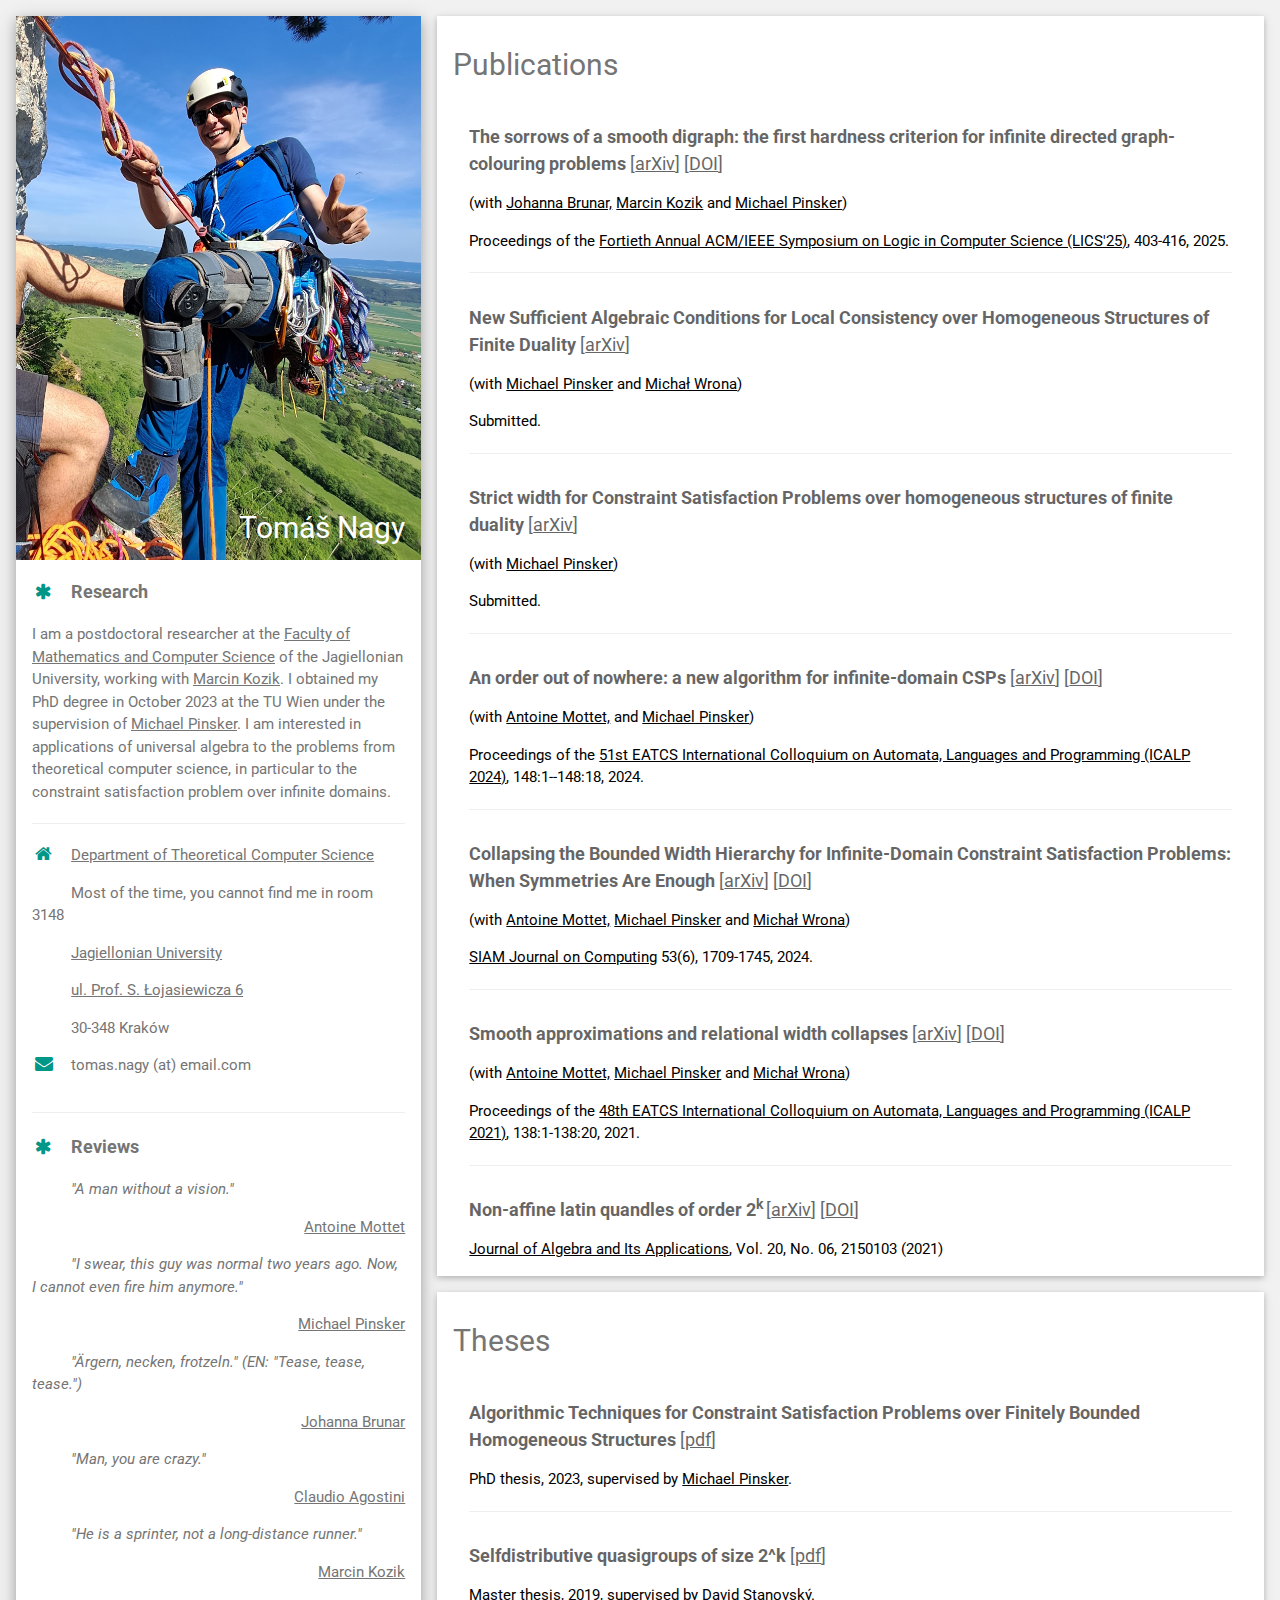
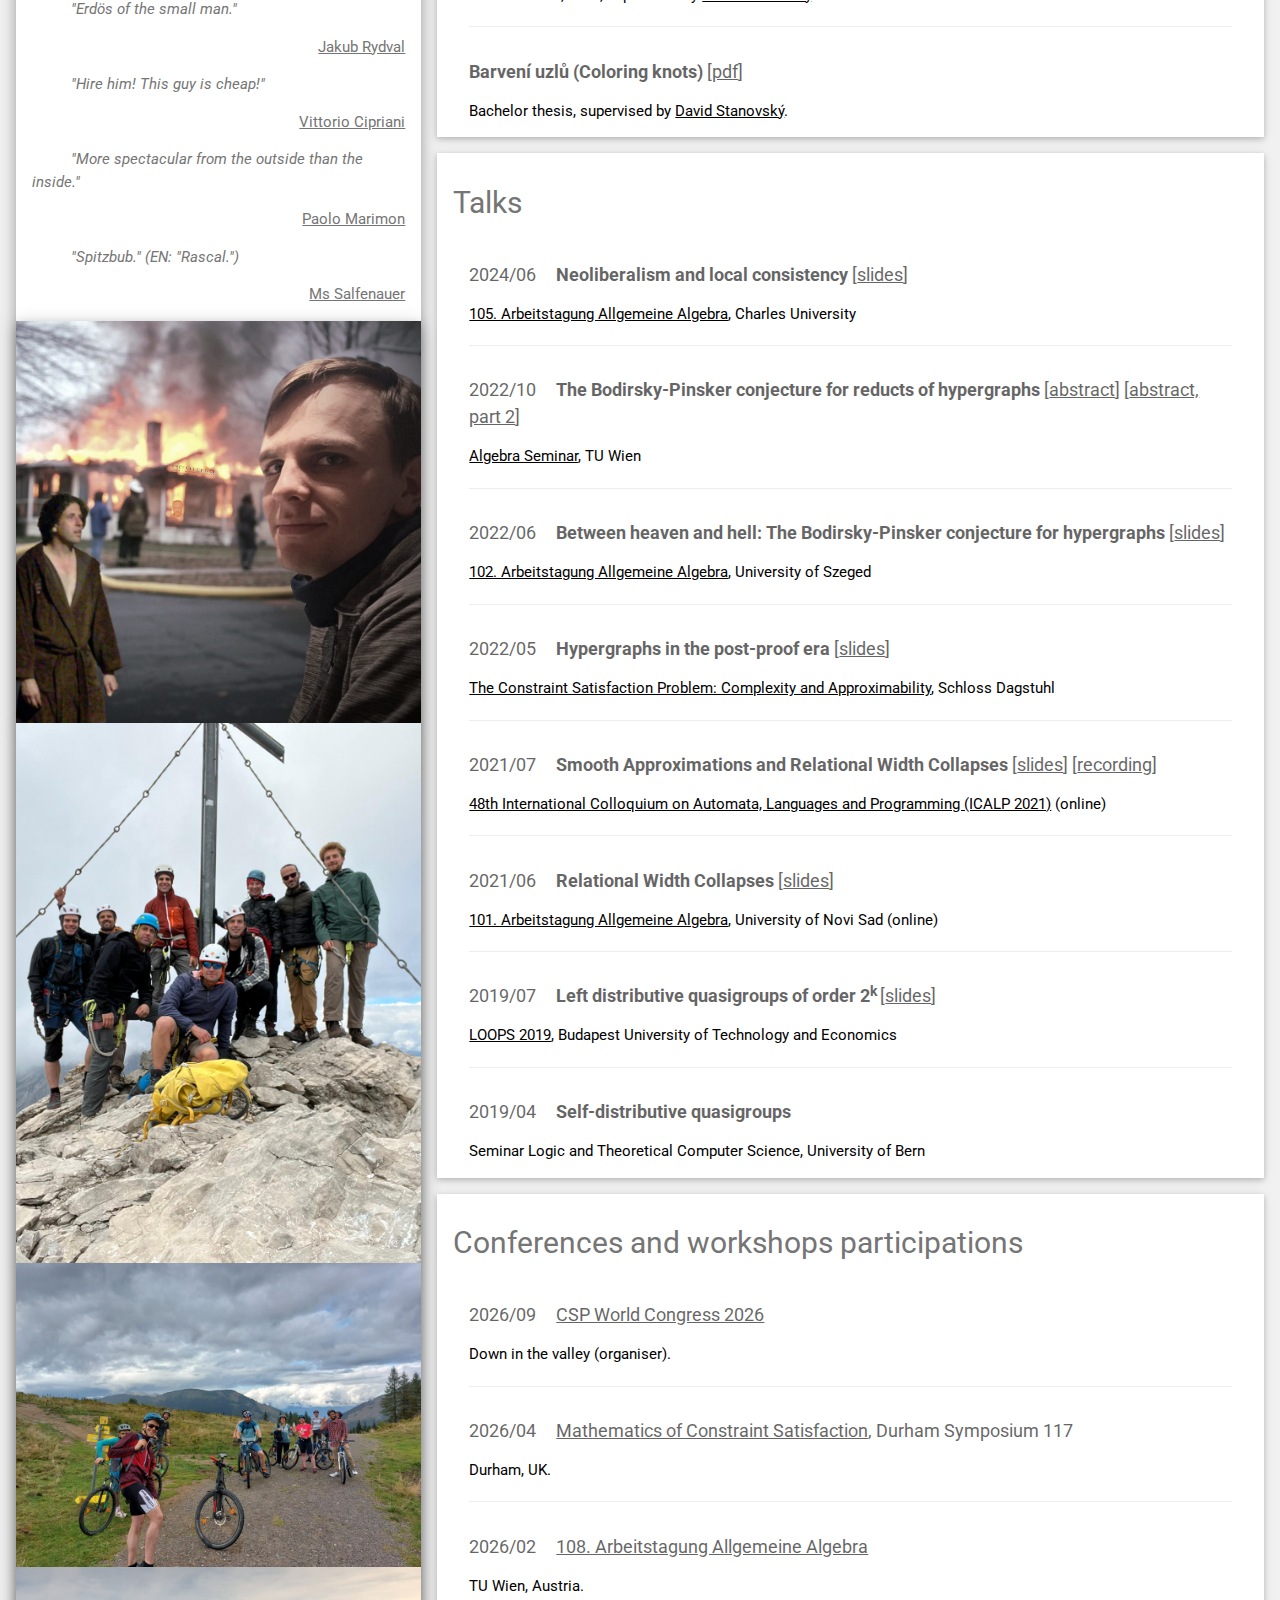
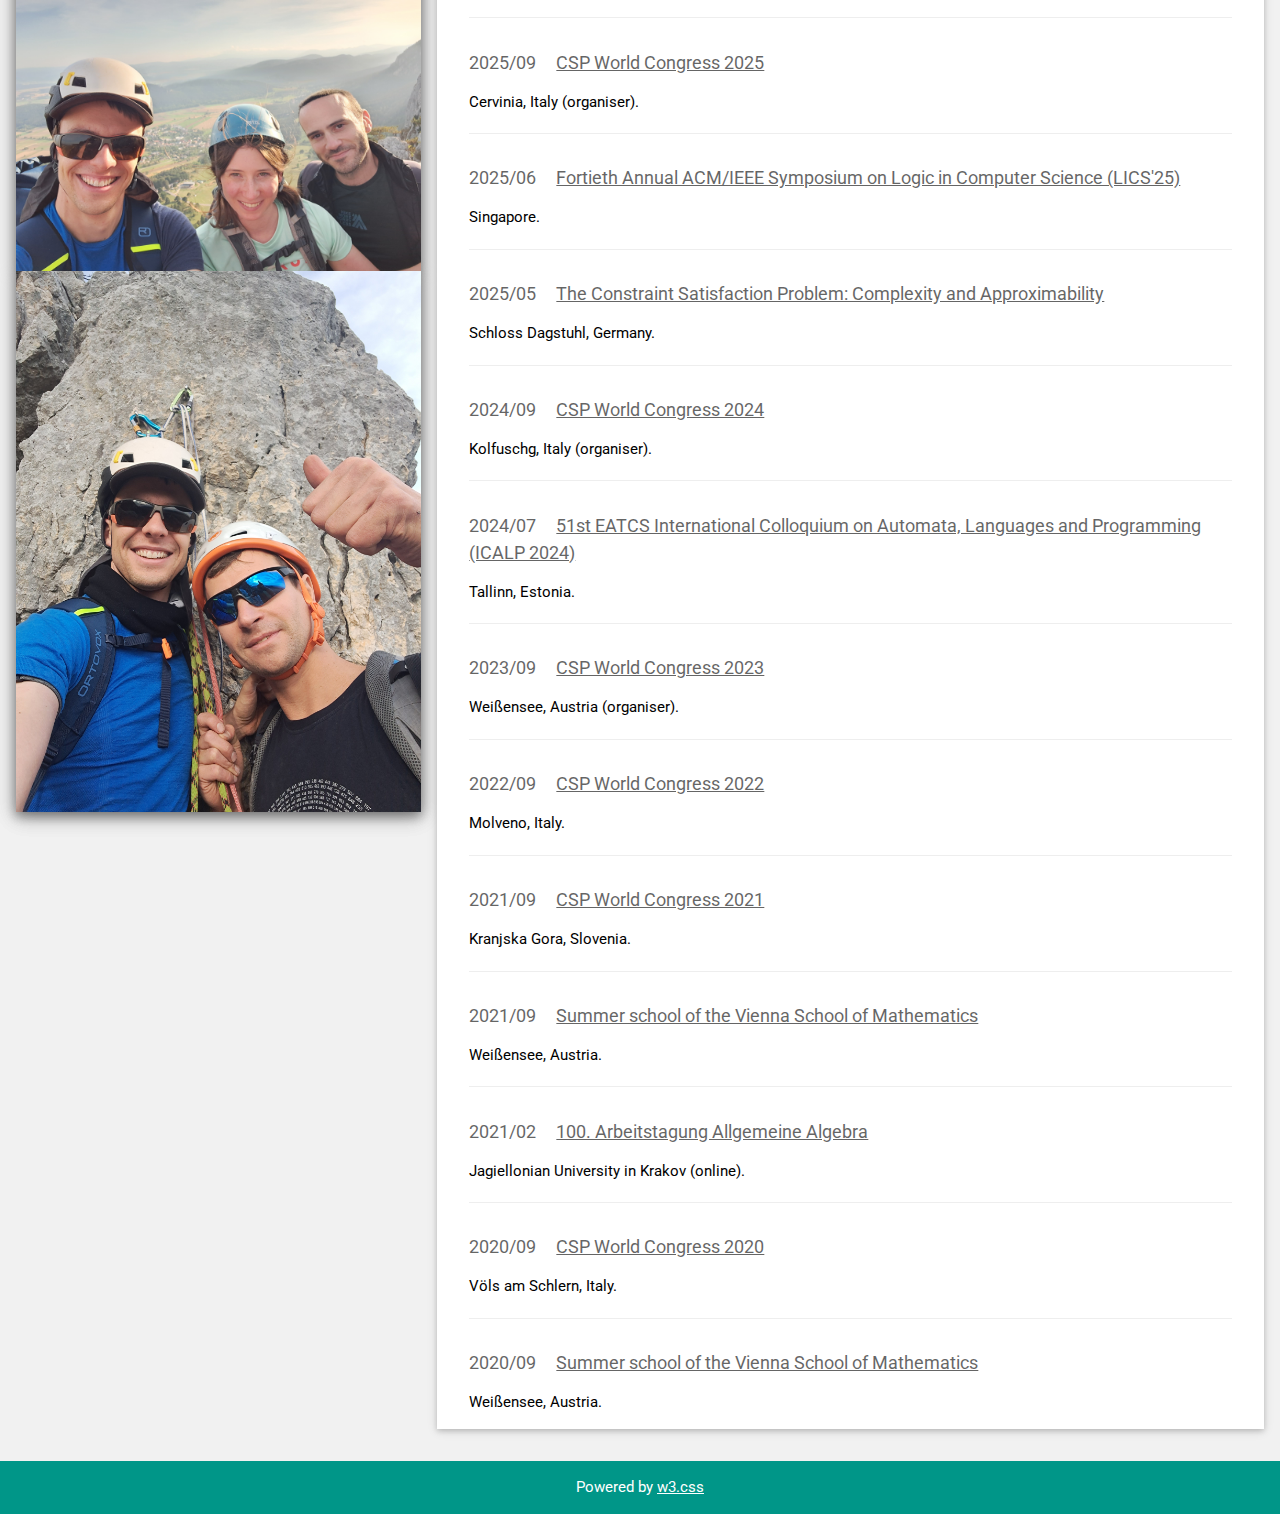
<file: index.html>
<!DOCTYPE html>
<html>
<title>Tomáš Nagy</title>
<meta charset="UTF-8">
<meta name="viewport" content="width=device-width, initial-scale=1">
<link rel="stylesheet" href="https://www.w3schools.com/w3css/4/w3.css">
<link rel='stylesheet' href='https://fonts.googleapis.com/css?family=Roboto'>
<link rel="stylesheet" href="https://cdnjs.cloudflare.com/ajax/libs/font-awesome/4.7.0/css/font-awesome.min.css">
<style>
html,body,h1,h2,h3,h4,h5,h6 {font-family: "Roboto", sans-serif}
</style>
<body class="w3-light-grey">

<!-- Page Container -->
<div class="w3-content w3-margin-top" style="max-width:1400px;">

  <!-- The Grid -->
  <div class="w3-row-padding">
  
    <!-- Left Column -->
    <div class="w3-third">
    
      <div class="w3-white w3-text-grey w3-card-4">
        <div class="w3-display-container">
          <img src="portrait.jpg" style="width:100%">
          <div class="w3-display-bottomright w3-container w3-text-white">
            <h2>Tomáš Nagy</h2>
          </div>
        </div>
        <div class="w3-container">
        <p class="w3-large"><b><i class="fa fa-asterisk fa-fw w3-margin-right w3-text-teal"></i>Research</b></p>
          <p>I am a postdoctoral researcher at the <a href="https://matinf.uj.edu.pl/en_GB/start" target="_blank">Faculty of Mathematics and Computer Science</a> of the Jagiellonian University, working with <a href="https://marcinkozik.staff.tcs.uj.edu.pl/" target="_blank">Marcin Kozik</a>. I obtained my PhD degree in October 2023 at the TU Wien under the supervision of <a href="https://dmg.tuwien.ac.at/pinsker/" target="_blank">Michael Pinsker</a>. I am interested in applications of universal algebra to the problems from theoretical computer science, in particular to the constraint satisfaction problem over infinite domains.</p>
          <hr>
          <p><i class="fa fa-home fa-fw w3-margin-right w3-large w3-text-teal"></i><a href="https://tcs.uj.edu.pl/en_GB/start" target="_blank">Department of Theoretical Computer Science</a></p>
          <p><i class="fa fa-fw w3-margin-right w3-large w3-text-teal"></i>Most of the time, you cannot find me in room 3148</p>
          <p><i class="fa fa-fw w3-margin-right w3-large w3-text-teal"></i><a href="https://en.uj.edu.pl/en" target="_blank" class="gwd-a-12bz">Jagiellonian University<br></a></p>
          <p><i class="fa fa-fw w3-margin-right w3-large w3-text-teal"></i><a href="https://www.google.com/maps/place/Jagiellonian+University,+Faculty+of+Mathematics+and+Information+Technologies/@50.0300961,19.9042903,17z/data=!3m1!4b1!4m6!3m5!1s0x47165c861ad6cd9d:0x6fb4cfd2570e78e4!8m2!3d50.0300961!4d19.9068652!16s%2Fg%2F121lgyq6?entry=ttu" target="_blank">ul. Prof. S. Łojasiewicza 6</a></p>
          <p><i class="fa fa-fw w3-margin-right w3-large w3-text-teal"></i>30-348 Kraków</a></p>
          <p><i class="fa fa-envelope fa-fw w3-margin-right w3-large w3-text-teal"></i>tomas.nagy (at) email.com</p>
		 </div>
        <div class="w3-container">
        <hr>
        <p class="w3-large"><b><i class="fa fa-asterisk fa-fw w3-margin-right w3-text-teal"></i>Reviews</b></p>
          <p><i class="fa fa-fw w3-margin-right w3-large w3-text-teal"></i><i>"A man without a vision."</i></p>
          <p align="right"><a href="https://amottet.cstheory.hamburg/" target="_blank">Antoine Mottet</a></p>
          <p><i class="fa fa-fw w3-margin-right w3-large w3-text-teal"></i><i>"I swear, this guy was normal two years ago. Now, I cannot even fire him anymore."</i></p>
          <p align="right"><a href="https://dmg.tuwien.ac.at/pinsker/" target="_blank">Michael Pinsker</a></p>
          <p><i class="fa fa-fw w3-margin-right w3-large w3-text-teal"></i><i>"Ärgern, necken, frotzeln." (EN: "Tease, tease, tease.")</i></p>
          <p align="right"><a href="https://www.algebrunar.com/" target="_blank">Johanna Brunar</a></p>
          <p><i class="fa fa-fw w3-margin-right w3-large w3-text-teal"></i><i>"Man, you are crazy."</i></p>
          <p align="right"><a href="https://sites.google.com/view/claudioagostiniswebsite" target="_blank">Claudio Agostini</a></p>
          <p><i class="fa fa-fw w3-margin-right w3-large w3-text-teal"></i><i>"He is a sprinter, not a long-distance runner."</i></p>
          <p align="right"><a href="https://marcinkozik.staff.tcs.uj.edu.pl/" target="_blank">Marcin Kozik</a></p>
	  	  <p><i class="fa fa-fw w3-margin-right w3-large w3-text-teal"></i><i>"Erdös of the small man."</i></p>
          <p align="right"><a href="https://sites.google.com/view/jakubrydval/" target="_blank">Jakub Rydval</a></p>
		  <p><i class="fa fa-fw w3-margin-right w3-large w3-text-teal"></i><i>"Hire him! This guy is cheap!"</i></p>
          <p align="right"><a href="https://vittoriocipriani.github.io/" target="_blank">Vittorio Cipriani</a></p>
		  <p><i class="fa fa-fw w3-margin-right w3-large w3-text-teal"></i><i>"More spectacular from the outside than the inside."</i></p>
          <p align="right"><a href="https://paolomarimon.github.io/" target="_blank">Paolo Marimon</a></p>
		  <p><i class="fa fa-fw w3-margin-right w3-large w3-text-teal"></i><i>"Spitzbub." (EN: "Rascal.")</i></p>
          <p align="right"><a href="http://www.gaesteheim-roswitha.at/de/Startseite/" target="_blank">Ms Salfenauer</a></p>
		 </div>
  <div class="w3-white w3-text-grey w3-card-4">
        <div class="w3-display-container">
          <img src="photo1.jpg" style="width:100%">
        </div>
  </div>
  <div class="w3-white w3-text-grey w3-card-4">
        <div class="w3-display-container">
          <img src="photo2.jpg" style="width:100%">
        </div>
  </div>
  <div class="w3-white w3-text-grey w3-card-4">
        <div class="w3-display-container">
          <img src="photo3.jpg" style="width:100%">
        </div>
  </div>
  <div class="w3-white w3-text-grey w3-card-4">
        <div class="w3-display-container">
          <img src="photo4.jpg" style="width:100%">
        </div>
  </div>
  <div class="w3-white w3-text-grey w3-card-4">
        <div class="w3-display-container">
          <img src="photo5.jpg" style="width:100%">
        </div>
  </div>
    </div><br>

    <!-- End Left Column -->
    </div>

    <!-- Right Column -->
    <div class="w3-twothird">
    
      <div class="w3-container w3-card w3-white w3-margin-bottom">
        <h2 class="w3-text-grey w3-padding-16"></i>Publications</h2>
	<div class="w3-container">
          <h5 class="w3-opacity"><b>The sorrows of a smooth digraph: the first hardness criterion for infinite directed graph-colouring problems</b> [<a href="https://arxiv.org/abs/2501.17060" target="_blank">arXiv</a>] [<a href="https://doi.org/10.1109/LICS65433.2025.00037 target="_blank">DOI</a>]</h5>
          <p>(with <a href="https://www.algebrunar.com/" target="_blank">Johanna Brunar,</a>&nbsp;<a href="https://marcinkozik.staff.tcs.uj.edu.pl/" target="_blank">Marcin Kozik</a>&nbsp;and&nbsp;<a href="https://dmg.tuwien.ac.at/pinsker/" target="_blank">Michael Pinsker</a>)</p>
          <p>Proceedings of the <a href="https://lics.siglog.org/lics25/" target="_blank" class="gwd-a-130i">Fortieth Annual ACM/IEEE Symposium on Logic in Computer Science (LICS'25)</a>, 403-416, 2025.</p>
          <hr>
        </div>
	<div class="w3-container">
          <h5 class="w3-opacity"><b>New Sufficient Algebraic Conditions for Local Consistency over Homogeneous Structures of Finite Duality</b> [<a href="https://arxiv.org/abs/2502.02090" target="_blank">arXiv</a>]</h5>
          <p>(with <a href="https://dmg.tuwien.ac.at/pinsker/" target="_blank">Michael Pinsker</a>&nbsp;and&nbsp;<a href="https://www.tcs.uj.edu.pl/en_GB/wrona" target="_blank">Michał Wrona</a>)</p>
          <p>Submitted.</p>
          <hr>
        </div>
        <div class="w3-container">
          <h5 class="w3-opacity"><b>Strict width for Constraint Satisfaction Problems over homogeneous structures of finite duality</b> [<a href="https://arxiv.org/abs/2402.09951" target="_blank">arXiv</a>]</h5>
          <p>(with <a href="https://dmg.tuwien.ac.at/pinsker/" target="_blank">Michael Pinsker</a>)</p>
          <p>Submitted.</p>
          <hr>
        </div>
        <div class="w3-container">
          <h5 class="w3-opacity"><b>An order out of nowhere: a new algorithm for infinite-domain CSPs</b> [<a href="https://arxiv.org/abs/2301.12977" target="_blank">arXiv</a>] [<a href="https://doi.org/10.4230/LIPIcs.ICALP.2024.148" target="_blank">DOI</a>]</h5>
          <p>(with <a href="https://amottet.cstheory.hamburg/" target="_blank">Antoine Mottet,</a>&nbsp;and&nbsp;<a href="https://dmg.tuwien.ac.at/pinsker/" target="_blank">Michael Pinsker</a>)</p>
          <p>Proceedings of the <a href="https://compose.ioc.ee/icalp2024/" target="_blank" class="gwd-a-130i">51st EATCS International Colloquium on Automata, Languages and Programming (ICALP 2024)</a>, 148:1--148:18, 2024.</p>
          <hr>
        </div>
        <div class="w3-container">
          <h5 class="w3-opacity"><b>Collapsing the Bounded Width Hierarchy for Infinite-Domain Constraint Satisfaction Problems: When Symmetries Are Enough</b> [<a href="https://arxiv.org/abs/2102.07531" target="_blank">arXiv</a>] [<a href="https://doi.org/10.1137/22M1538934" target="_blank">DOI</a>]</h5>
          <p>(with <a href="https://amottet.cstheory.hamburg/" target="_blank">Antoine Mottet,</a>&nbsp;<a href="https://dmg.tuwien.ac.at/pinsker/" target="_blank">Michael Pinsker</a>&nbsp;and&nbsp;<a href="https://www.tcs.uj.edu.pl/en_GB/wrona" target="_blank">Michał Wrona</a>)</p>
          <p><a href="https://epubs.siam.org/journal/smjcat" target="_blank" class="gwd-a-130i">SIAM Journal on Computing</a> 53(6), 1709-1745, 2024.</p>
          <hr>
        </div>
        <div class="w3-container">
          <h5 class="w3-opacity"><b>Smooth approximations and relational width collapses</b> [<a href="https://arxiv.org/abs/2102.07531" target="_blank">arXiv</a>] [<a href="https://doi.org/10.4230/LIPIcs.ICALP.2021.138" target="_blank">DOI</a>]</h5>
          <p>(with <a href="https://amottet.cstheory.hamburg/" target="_blank">Antoine Mottet,</a>&nbsp;<a href="https://dmg.tuwien.ac.at/pinsker/" target="_blank">Michael Pinsker</a>&nbsp;and&nbsp;<a href="https://www.tcs.uj.edu.pl/en_GB/wrona" target="_blank">Michał Wrona</a>)</p>
          <p>Proceedings of the <a href="https://easyconferences.eu/icalp2021/" target="_blank" class="gwd-a-130i">48th EATCS International Colloquium on Automata, Languages and Programming (ICALP 2021)</a>, 138:1-138:20, 2021.</p>
          <hr>
        </div>
        <div class="w3-container">
          <h5 class="w3-opacity"><b>Non-affine latin quandles of order 2<sup>k </sup></b> [</span><a href="https://arxiv.org/abs/1909.08683" target="_blank">arXiv</a>] [<a href="https://doi.org/10.1142/S0219498821501036" target="_blank">DOI</a>]</h5>
          <p><a href="https://www.worldscientific.com/toc/jaa/20/06" target="_blank" class="gwd-a-130i">Journal of Algebra and Its Applications</a>, Vol. 20, No. 06, 2150103 (2021)</p>
        </div>
      </div>

      <div class="w3-container w3-card w3-white w3-margin-bottom">
        <h2 class="w3-text-grey w3-padding-16"></i>Theses</h2>
        <div class="w3-container">
          <h5 class="w3-opacity"><b>Algorithmic Techniques for Constraint Satisfaction Problems over Finitely Bounded Homogeneous Structures</b> [<a href="https://repositum.tuwien.at/handle/20.500.12708/189109" target="_blank">pdf</a>]</h5>
          <p>PhD thesis, 2023, supervised by <a href="https://dmg.tuwien.ac.at/pinsker/" target="_blank">Michael Pinsker</a>.</p>
          <hr>
        </div>
        <div class="w3-container">
          <h5 class="w3-opacity"><b>Selfdistributive quasigroups of size 2^k</b> [<a href="https://is.cuni.cz/webapps/zzp/download/120331005/?lang=cs" target="_blank">pdf</a>]</h5>
          <p>Master thesis, 2019, supervised by <a href="https://www2.karlin.mff.cuni.cz/~stanovsk/" target="_blank">David Stanovský</a>.</p>
          <hr>
        </div>
        <div class="w3-container">
          <h5 class="w3-opacity"><b>Barvení uzlů (Coloring knots)</b> [<a href="https://is.cuni.cz/webapps/zzp/download/130206664/?lang=cs" target="_blank">pdf</a>]</h5>
          <p>Bachelor thesis, supervised by <a href="https://www2.karlin.mff.cuni.cz/~stanovsk/" target="_blank">David Stanovský</a>.</p>
        </div>
      </div>
      
      <div class="w3-container w3-card w3-white w3-margin-bottom">
        <h2 class="w3-text-grey w3-padding-16"></i>Talks</h2>
	<div class="w3-container">
          <h5 class="w3-opacity">2024/06&nbsp; &nbsp; &nbsp;<b>Neoliberalism and local consistency</b> [<a href="https://nagyto.github.io/Neoliberalism_and_local_consistency.pdf" target="_blank">slides</a>]</h5>
          <p><a href="https://aaa.karlin.mff.cuni.cz/index.html" target="_blank" class="gwd-a-130i">105. Arbeitstagung Allgemeine Algebra</a>, Charles University</p>
          <hr>
        </div>
	<div class="w3-container">
          <h5 class="w3-opacity">2022/10&nbsp; &nbsp; &nbsp;<b>The Bodirsky-Pinsker conjecture for reducts of hypergraphs</b> [<a href="https://www.dmg.tuwien.ac.at/fg1/FG1Seminar/Abstracts/20221014.html" target="_blank">abstract</a>] [<a href="https://www.dmg.tuwien.ac.at/fg1/FG1Seminar/Abstracts/20221021.html" target="_blank">abstract, part 2</a>]</h5>
          <p><a href="https://www.dmg.tuwien.ac.at/fg1/FG1Seminar.html" target="_blank" class="gwd-a-130i">Algebra Seminar</a>, TU Wien</p>
          <hr>
        </div>
        <div class="w3-container">
          <h5 class="w3-opacity">2022/06&nbsp; &nbsp; &nbsp;<b>Between heaven and hell: The Bodirsky-Pinsker conjecture for hypergraphs</b> [<a href="https://www.dmg.tuwien.ac.at/nagy/AAA_102.pdf" target="_blank">slides</a>]</h5>
          <p><a href="https://www.math.u-szeged.hu/aaa102/" target="_blank" class="gwd-a-130i">102. Arbeitstagung Allgemeine Algebra</a>, University of Szeged</p>
          <hr>
        </div>
        <div class="w3-container">
          <h5 class="w3-opacity">2022/05&nbsp; &nbsp; &nbsp;<b>Hypergraphs in the post-proof era</b> [<a href="https://www.dmg.tuwien.ac.at/nagy/Dagstuhl_2022.pdf" target="_blank">slides</a>]</h5>
          <p><a href="https://www.dagstuhl.de/en/seminars/seminar-calendar/seminar-details/22201" target="_blank" class="gwd-a-130i">The Constraint Satisfaction Problem: Complexity and Approximability</a>, Schloss Dagstuhl</p>
          <hr>
        </div>
        <div class="w3-container">
          <h5 class="w3-opacity">2021/07&nbsp; &nbsp; &nbsp;<b>Smooth Approximations and
Relational Width Collapses</b> [<a href="https://www.dmg.tuwien.ac.at/nagy/ICALP_2021.pdf" target="_blank">slides</a>] [<a href="https://www.youtube.com/watch?v=QdvXVTb4D2E" target="_blank">recording</a>]</h5>
          <p><a href="https://easyconferences.eu/icalp2021/" target="_blank" class="gwd-a-130i">48th International Colloquium on Automata, Languages and Programming (ICALP 2021)</a> (online)</p>
          <hr>
        </div>
        <div class="w3-container">
          <h5 class="w3-opacity">2021/06&nbsp; &nbsp; &nbsp;<b>Relational Width Collapses</b> [<a href="https://www.dmg.tuwien.ac.at/nagy/AAA_101.pdf" target="_blank">slides</a>]</h5>
          <p><a href="https://aaa101.pmf.uns.ac.rs/" target="_blank">101. Arbeitstagung Allgemeine Algebra</a>, University of Novi Sad (online)</p>
          <hr>
        </div>
        <div class="w3-container">
          <h5 class="w3-opacity">2019/07&nbsp; &nbsp; &nbsp;<b>Left distributive quasigroups of order 2<sup>k </sup></b> [<a href="https://algebra.math.bme.hu/LOOPS19/slides/nagyt.pdf" target="_blank">slides</a>]</h5>
          <p><a href="https://algebra.math.bme.hu/LOOPS19/index.html" target="_blank">LOOPS 2019</a>, Budapest University of Technology and Economics</p>
          <hr>
        </div>
        <div class="w3-container">
          <h5 class="w3-opacity">2019/04&nbsp; &nbsp; &nbsp;<b>Self-distributive quasigroups</b></h5>
          <p>Seminar Logic and Theoretical Computer Science, University of Bern</p>
        </div>
      </div>
      
      <div class="w3-container w3-card w3-white w3-margin-bottom">
        <h2 class="w3-text-grey w3-padding-16"></i>Conferences and workshops participations</h2>
		<div class="w3-container">
          <h5 class="w3-opacity">2026/09&nbsp; &nbsp; &nbsp;<a href="http://cspworldcongress.org/" target="_blank" class="gwd-a-9pvm">CSP World Congress 2026</a></h5>
          <p>Down in the valley (organiser).</p>
          <hr>
        </div>
		<div class="w3-container">
          <h5 class="w3-opacity">2026/04&nbsp; &nbsp; &nbsp;<a href="https://durham.csp-seminar.org" target="_blank" class="gwd-a-130i">Mathematics of Constraint Satisfaction</a>, Durham Symposium 117</h5>
          <p>Durham, UK.</p>
          <hr>
        </div>
		  <div class="w3-container">
          <h5 class="w3-opacity">2026/02&nbsp; &nbsp; &nbsp;<a href="http://aaa.tcs.uj.edu.pl/" target="_blank">108. Arbeitstagung Allgemeine Algebra</a> </h5>
          <p>TU Wien, Austria.</p>
          <hr>
        </div>
		<div class="w3-container">
          <h5 class="w3-opacity">2025/09&nbsp; &nbsp; &nbsp;<a href="http://cspworldcongress.org/" target="_blank" class="gwd-a-9pvm">CSP World Congress 2025</a></h5>
          <p>Cervinia, Italy (organiser).</p>
          <hr>
        </div>
		<div class="w3-container">
          <h5 class="w3-opacity">2025/06&nbsp; &nbsp; &nbsp;<a href="https://lics.siglog.org/lics25/" target="_blank" class="gwd-a-130i">Fortieth Annual ACM/IEEE Symposium on Logic in Computer Science (LICS'25)</a></h5>
          <p>Singapore.</p>
          <hr>
        </div>
		<div class="w3-container">
          <h5 class="w3-opacity">2025/05&nbsp; &nbsp; &nbsp;<a href="https://www.dagstuhl.de/en/seminars/seminar-calendar/seminar-details/25211" target="_blank" class="gwd-a-130i">The Constraint Satisfaction Problem: Complexity and Approximability</a></h5>
          <p>Schloss Dagstuhl, Germany.</p>
          <hr>
        </div>
        <div class="w3-container">
          <h5 class="w3-opacity">2024/09&nbsp; &nbsp; &nbsp;<a href="http://cspworldcongress.org/2024/" target="_blank" class="gwd-a-9pvm">CSP World Congress 2024</a></h5>
          <p>Kolfuschg, Italy (organiser).</p>
          <hr>
        </div>
        <div class="w3-container">
          <h5 class="w3-opacity">2024/07&nbsp; &nbsp; &nbsp;<a href="https://compose.ioc.ee/icalp2024/" target="_blank" class="gwd-a-9pvm">51st EATCS International Colloquium on Automata, Languages and Programming (ICALP 2024)</a></h5>
          <p>Tallinn, Estonia.</p>
          <hr>
        </div>
        <div class="w3-container">
          <h5 class="w3-opacity">2023/09&nbsp; &nbsp; &nbsp;<a href="https://cspworldcongress.org/2023/" target="_blank" class="gwd-a-9pvm">CSP World Congress 2023</a></h5>
          <p>Weißensee, Austria (organiser).</p>
          <hr>
        </div>
        <div class="w3-container">
          <h5 class="w3-opacity">2022/09&nbsp; &nbsp; &nbsp;<a href="https://cwc.csp-seminar.org/" target="_blank" class="gwd-a-9pvm">CSP World Congress 2022</a></h5>
          <p>Molveno, Italy.</p>
          <hr>
        </div>
        <div class="w3-container">
          <h5 class="w3-opacity">2021/09&nbsp; &nbsp; &nbsp;<a href="https://cspworldcongress.wordpress.com/" target="_blank" class="gwd-a-9pvm">CSP World Congress 2021</a></h5>
          <p>Kranjska Gora, Slovenia.</p>
          <hr>
        </div>
        <div class="w3-container">
          <h5 class="w3-opacity">2021/09&nbsp; &nbsp; &nbsp;<a href="https://www.vsmath.at/academics/summer-winter-schools/" target="_blank">Summer school of the Vienna School of Mathematics</a></h5>
          <p>Weißensee, Austria.</p>
          <hr>
        </div> 
        <div class="w3-container">
          <h5 class="w3-opacity">2021/02&nbsp; &nbsp; &nbsp;<a href="http://aaa.tcs.uj.edu.pl/" target="_blank">100. Arbeitstagung Allgemeine Algebra</a> </h5>
          <p>Jagiellonian University in Krakov (online).</p>
          <hr>
        </div>
        <div class="w3-container">
          <h5 class="w3-opacity">2020/09&nbsp; &nbsp; &nbsp;<a href="https://cspworldcongress.wordpress.com/" target="_blank" class="gwd-a-9pvm">CSP World Congress 2020</a></h5>
          <p>Völs am Schlern, Italy.</p>
          <hr>
        </div>
        <div class="w3-container">
          <h5 class="w3-opacity">2020/09&nbsp; &nbsp; &nbsp;<a href="https://www.vsmath.at/academics/summer-winter-schools/" target="_blank">Summer school of the Vienna School of Mathematics</a></h5>
          <p>Weißensee, Austria.</p>
        </div>        
      </div>
      

    <!-- End Right Column -->
    </div>
    
  <!-- End Grid -->
  </div>
  
  <!-- End Page Container -->
</div>

<footer class="w3-container w3-teal w3-center w3-margin-top">
  <p>Powered by <a href="https://www.w3schools.com/w3css/default.asp" target="_blank">w3.css</a></p>
</footer>

</body>
</html>
</file>
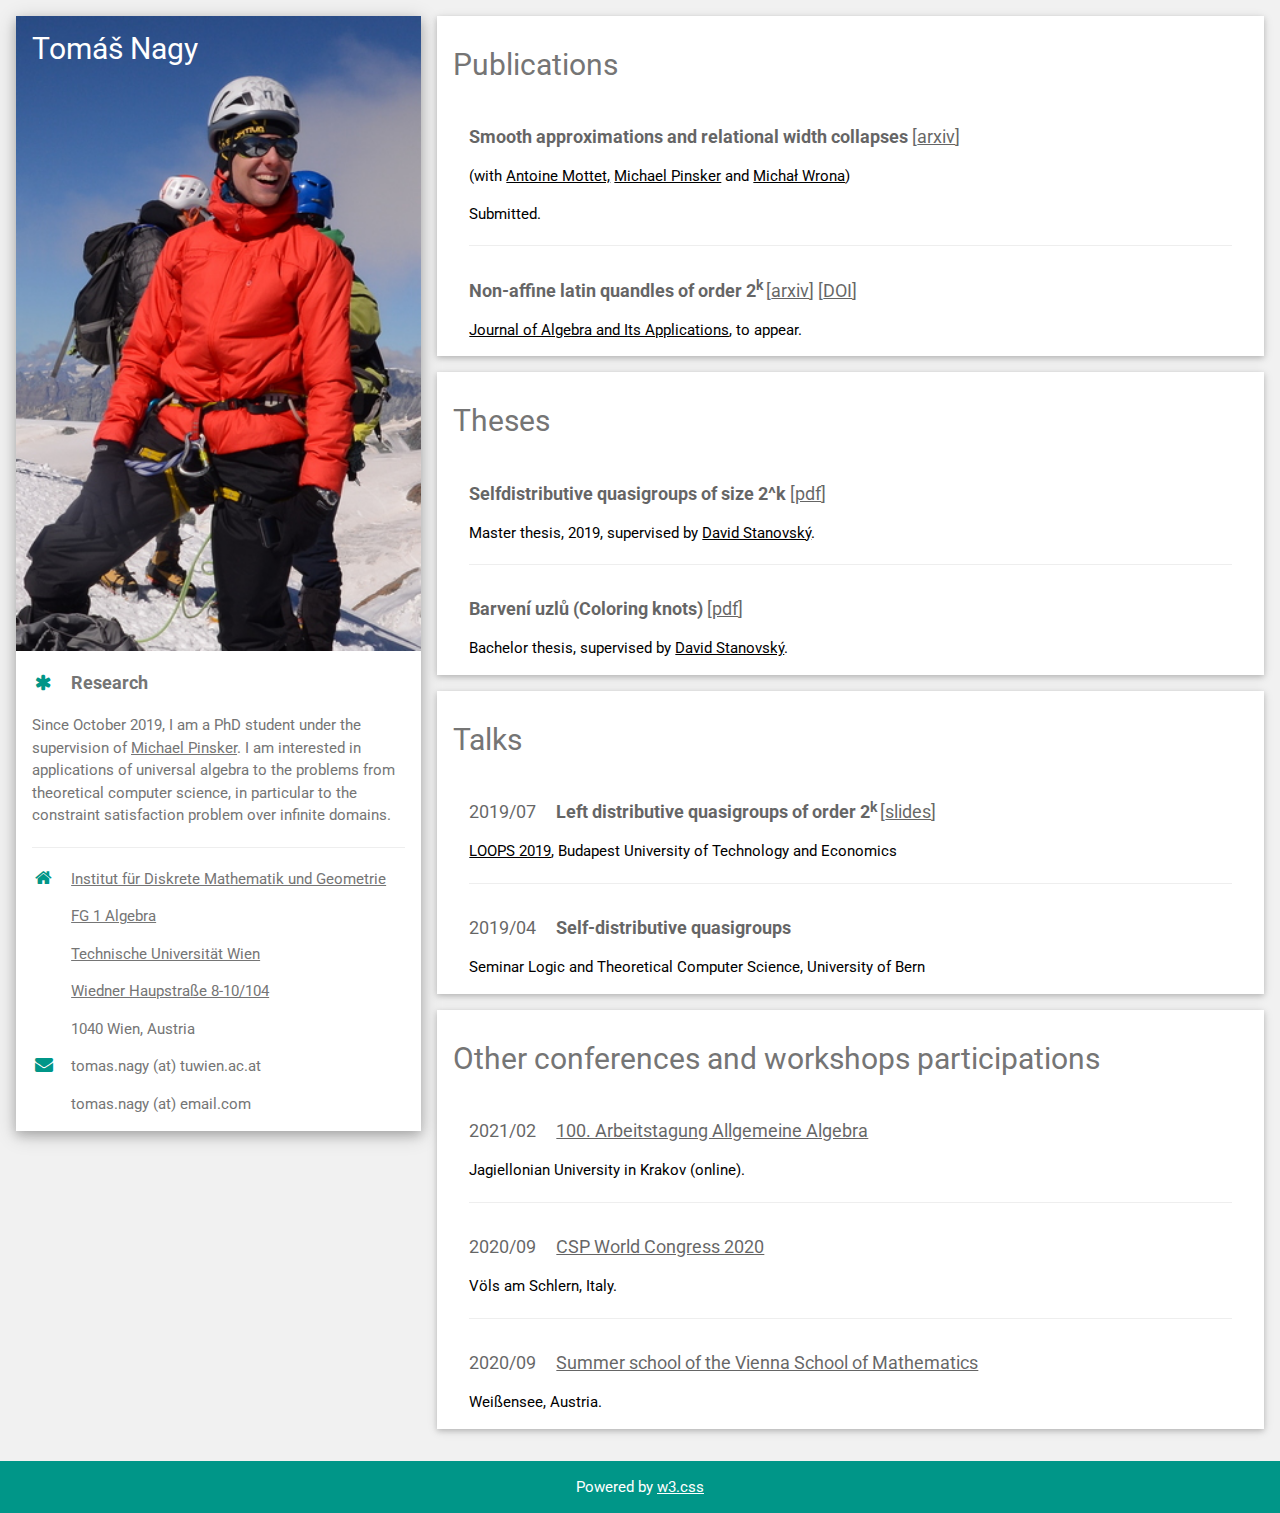
<file: gwd_preview_index/index.html>
<!DOCTYPE html>
<html><head><meta http-equiv="Cache-Control" content="no-cache, no-store, must-revalidate"><meta http-equiv="Pragma" content="no-cache"><meta http-equiv="Expires" content="0"><title>W3.CSS Template</title>
<meta charset="UTF-8">
<meta name="viewport" content="width=device-width, initial-scale=1">
<link rel="stylesheet" href="https://www.w3schools.com/w3css/4/w3.css">
<link rel="stylesheet" href="https://fonts.googleapis.com/css?family=Roboto">
<link rel="stylesheet" href="https://cdnjs.cloudflare.com/ajax/libs/font-awesome/4.7.0/css/font-awesome.min.css">
<style>html,
body,
h1,
h2,
h3,
h4,
h5,
h6 {
    font-family: Roboto, sans-serif;
}</style>
<style type="text/css">#pagedeck { overflow: hidden !important; }</style></head><body class="w3-light-grey">

<!-- Page Container -->
<div class="w3-content w3-margin-top" style="max-width:1400px;">

  <!-- The Grid -->
  <div class="w3-row-padding">
  
    <!-- Left Column -->
    <div class="w3-third">
    
      <div class="w3-white w3-text-grey w3-card-4">
        <div class="w3-display-container">
          <img src="Pollux1_1.jpg" style="width:100%" alt="Avatar">
          <div class="w3-display-topleft w3-container w3-text-white">
            <h2>Tomáš Nagy</h2>
          </div>
        </div>
        <div class="w3-container">
        <p class="w3-large"><b><i class="fa fa-asterisk fa-fw w3-margin-right w3-text-teal"></i>Research</b></p>
          <p>Since October 2019, I am a PhD student under the supervision of <a href="https://dmg.tuwien.ac.at/pinsker/" target="_blank">Michael Pinsker</a>. I am interested in applications of universal algebra to the problems from theoretical computer science, in particular to the constraint satisfaction problem over infinite domains.</p>
          <hr>
          <p><i class="fa fa-home fa-fw w3-margin-right w3-large w3-text-teal"></i><a href="http://dmg.tuwien.ac.at" target="_blank">Institut für Diskrete Mathematik und Geometrie</a></p>
          <p><i class="fa fa-fw w3-margin-right w3-large w3-text-teal"></i><a href="https://dmg.tuwien.ac.at/fg1/FG1.html" target="_blank" class="gwd-a-1etc">FG 1 Algebra</a></p>
          <p><i class="fa fa-fw w3-margin-right w3-large w3-text-teal"></i><a href="http://tuwien.ac.at" target="_blank" class="gwd-a-12bz">Technische Universität Wien<br></a></p>
          <p><i class="fa fa-fw w3-margin-right w3-large w3-text-teal"></i><a href="https://www.google.com/maps/place/Wiedner+Hauptstra%C3%9Fe+8-10,+1040+Wien,+Rakousko/data=!4m2!3m1!1s0x476d07830d15fc5d:0x84d23ef9c23ca958?sa=X&amp;ved=2ahUKEwi7v_GNxPPuAhWilIsKHV6-DEEQ8gEwAHoECAYQAQ" target="_blank">Wiedner Haupstraße 8-10/104</a></p>
          <p><i class="fa fa-fw w3-margin-right w3-large w3-text-teal"></i>1040 Wien, Austria</p>
          <p><i class="fa fa-envelope fa-fw w3-margin-right w3-large w3-text-teal"></i>tomas.nagy (at) tuwien.ac.at</p>
          <p><i class="fa fa-fw w3-margin-right w3-large w3-text-teal"></i>tomas.nagy (at) email.com</p>
		 </div>
      </div><br>

    <!-- End Left Column -->
    </div>

    <!-- Right Column -->
    <div class="w3-twothird">
    
      <div class="w3-container w3-card w3-white w3-margin-bottom">
        <h2 class="w3-text-grey w3-padding-16">Publications</h2>
        <div class="w3-container">
          <h5 class="w3-opacity"><b>Smooth approximations and relational width collapses</b> [<a href="https://arxiv.org/abs/2102.07531" target="_blank">arxiv</a>]</h5>
          <p>(with <a href="https://www2.karlin.mff.cuni.cz/~mottet/index.html" target="_blank">Antoine Mottet,</a>&nbsp;<a href="https://dmg.tuwien.ac.at/pinsker/" target="_blank">Michael Pinsker</a>&nbsp;and&nbsp;<a href="https://www.tcs.uj.edu.pl/en_GB/wrona" target="_blank">Michał Wrona</a>)</p>
          <p>Submitted.</p>
          <hr>
        </div>
        <div class="w3-container">
          <h5 class="w3-opacity"><b>Non-affine latin quandles of order 2<sup>k </sup></b> [<a href="https://arxiv.org/abs/1909.08683" target="_blank">arxiv</a>] [<a href="https://doi.org/10.1142/S0219498821501036" target="_blank">DOI</a>]</h5>
          <p><a href="https://www.worldscientific.com/worldscinet/jaa" target="_blank" class="gwd-a-130i">Journal of Algebra and Its Applications</a>, to appear.</p>
        </div>
      </div>

      <div class="w3-container w3-card w3-white w3-margin-bottom">
        <h2 class="w3-text-grey w3-padding-16">Theses</h2>
        <div class="w3-container">
          <h5 class="w3-opacity"><b>Selfdistributive quasigroups of size 2^k</b> [<a href="https://is.cuni.cz/webapps/zzp/download/120331005/?lang=cs" target="_blank">pdf</a>]</h5>
          <p>Master thesis, 2019, supervised by <a href="https://www2.karlin.mff.cuni.cz/~stanovsk/" target="_blank">David Stanovský</a>.</p>
          <hr>
        </div>
        <div class="w3-container">
          <h5 class="w3-opacity"><b>Barvení uzlů (Coloring knots)</b> [<a href="https://is.cuni.cz/webapps/zzp/download/130206664/?lang=cs" target="_blank">pdf</a>]</h5>
          <p>Bachelor thesis, supervised by <a href="https://www2.karlin.mff.cuni.cz/~stanovsk/" target="_blank">David Stanovský</a>.</p>
        </div>
      </div>
      
      <div class="w3-container w3-card w3-white w3-margin-bottom">
        <h2 class="w3-text-grey w3-padding-16">Talks</h2>
        <div class="w3-container">
          <h5 class="w3-opacity">2019/07&nbsp; &nbsp; &nbsp;<b>Left distributive quasigroups of order 2<sup>k </sup></b> [<a href="https://algebra.math.bme.hu/LOOPS19/slides/nagyt.pdf" target="_blank">slides</a>]</h5>
          <p><a href="https://algebra.math.bme.hu/LOOPS19/index.html" target="_blank">LOOPS 2019</a>, Budapest University of Technology and Economics</p>
          <hr>
        </div>
        <div class="w3-container">
          <h5 class="w3-opacity">2019/04&nbsp; &nbsp; &nbsp;<b>Self-distributive quasigroups</b></h5>
          <p>Seminar Logic and Theoretical Computer Science, University of Bern</p>
        </div>
      </div>
      
      <div class="w3-container w3-card w3-white w3-margin-bottom">
        <h2 class="w3-text-grey w3-padding-16">Other conferences and workshops participations</h2>
        <div class="w3-container">
          <h5 class="w3-opacity">2021/02&nbsp; &nbsp; &nbsp;<a href="http://aaa.tcs.uj.edu.pl/" target="_blank">100. Arbeitstagung Allgemeine Algebra</a> </h5>
          <p>Jagiellonian University in Krakov (online).</p>
          <hr>
        </div>
        <div class="w3-container">
          <h5 class="w3-opacity">2020/09&nbsp; &nbsp; &nbsp;<a href="https://cspworldcongress.wordpress.com/" target="_blank" class="gwd-a-9pvm">CSP World Congress 2020</a></h5>
          <p>Völs am Schlern, Italy.</p>
          <hr>
        </div>
        <div class="w3-container">
          <h5 class="w3-opacity">2020/09&nbsp; &nbsp; &nbsp;<a href="https://www.vsmath.at/academics/summer-winter-schools/" target="_blank">Summer school of the Vienna School of Mathematics</a></h5>
          <p>Weißensee, Austria.</p>
        </div>        
      </div>
      

    <!-- End Right Column -->
    </div>
    
  <!-- End Grid -->
  </div>
  
  <!-- End Page Container -->
</div>

<footer class="w3-container w3-teal w3-center w3-margin-top">
  <p>Powered by <a href="https://www.w3schools.com/w3css/default.asp" target="_blank">w3.css</a></p>
</footer>



</body></html>
</file>
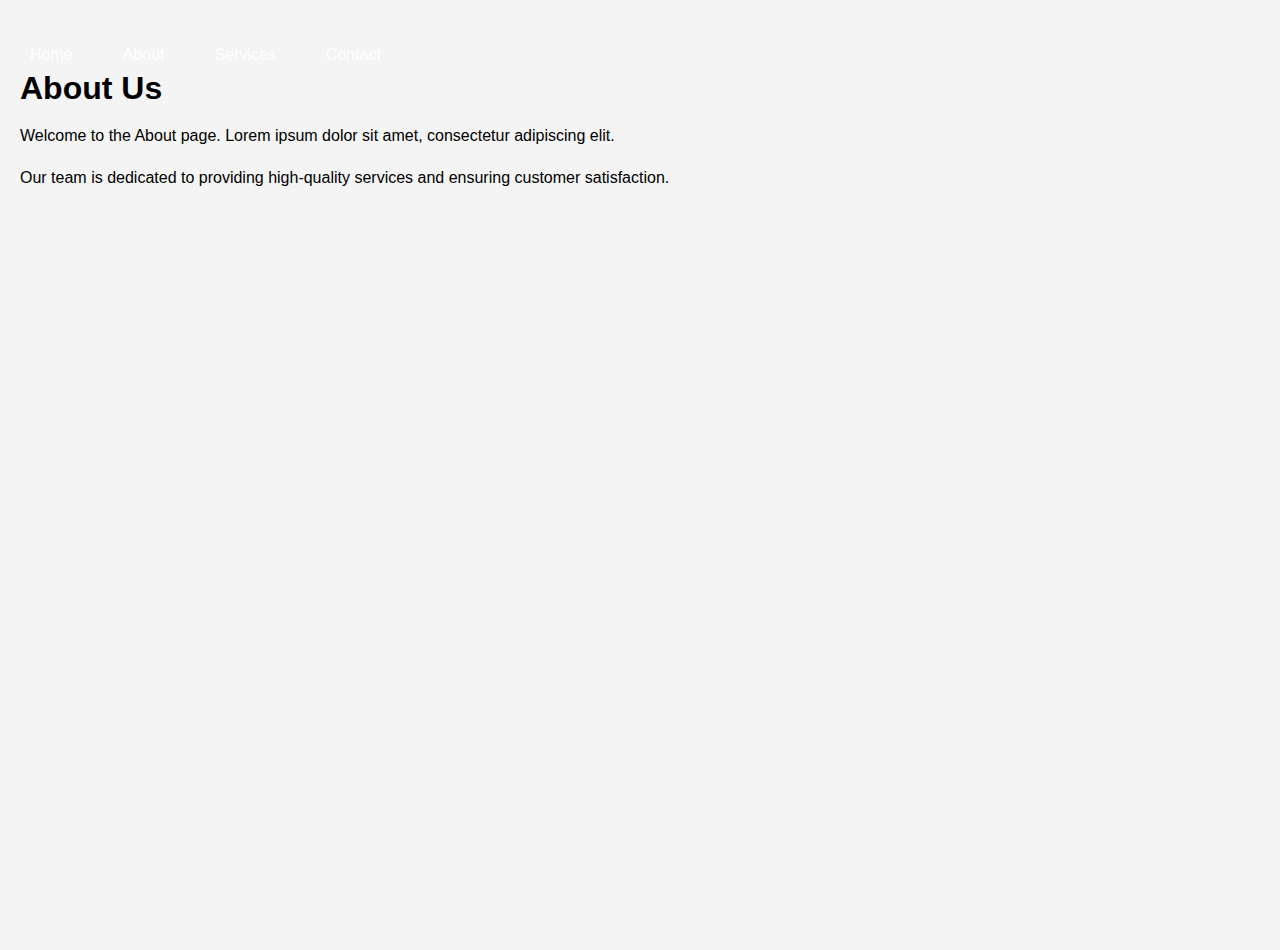
<file: about.html>
<!DOCTYPE html>
<html lang="en">
<head>
  <meta charset="UTF-8">
  <meta name="viewport" content="width=device-width, initial-scale=1.0">
  <title>About</title>
  <link rel="stylesheet" href="style.css">
</head>
<body class="subpage">

  <!-- Navbar -->
  <nav class="navbar">
    <div class="menu-toggle">
      <span></span>
      <span></span>
      <span></span>
    </div>
    <ul class="menu">
      <li><a href="index.html">Home</a></li>
      <li><a href="about.html">About</a></li>
      <li><a href="services.html">Services</a></li>
      <li><a href="contact.html">Contact</a></li>
    </ul>
  </nav>

  <div class="content">
    <h1>About Us</h1>
    <p>Welcome to the About page. Lorem ipsum dolor sit amet, consectetur adipiscing elit.</p>
    <p>Our team is dedicated to providing high-quality services and ensuring customer satisfaction.</p>
  </div>

  <div class="menu-overlay"></div>

  <script src="menu.js"></script>
</body>
</html>
</file>
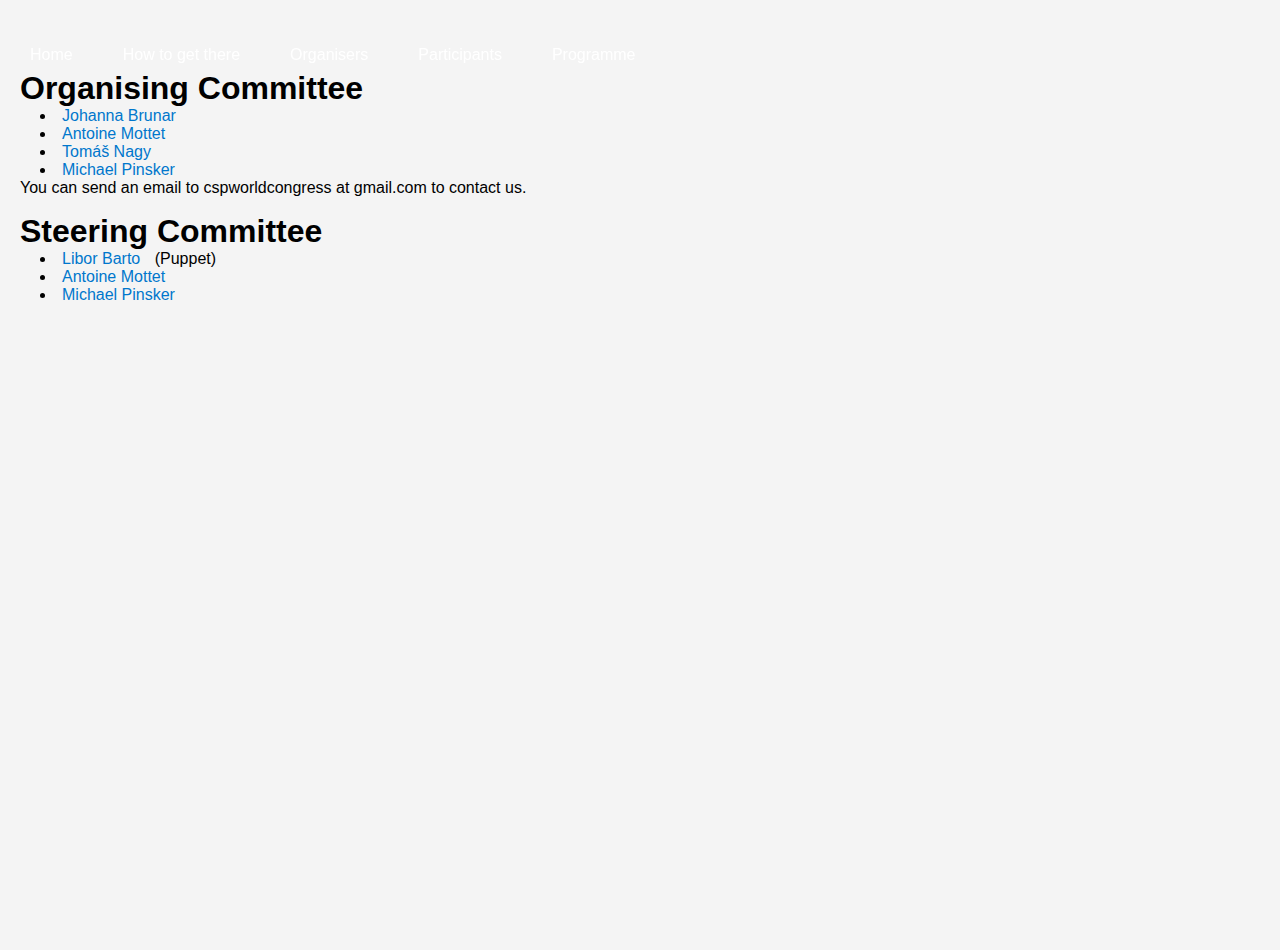
<file: organisers.html>
<!DOCTYPE html>
<html lang="en">
<head>
  <meta charset="UTF-8">
  <meta name="viewport" content="width=device-width, initial-scale=1.0">
  <title>About</title>
  <link rel="stylesheet" href="style.css">
  <script src="menu.js" defer></script>
</head>
<body class="subpage">

<nav class="navbar subpage">
  <div class="menu-toggle">
    <span></span><span></span><span></span>
  </div>
  <ul class="menu">
    <li><a href="index1.html">Home</a></li>
    <li><a href="where.html">How to get there</a></li>
    <li><a href="organisers.html">Organisers</a></li>
    <li><a href="participants.html">Participants</a></li>
    <li><a href="programme.html">Programme</a></li>
  </ul>
</nav>
<div class="menu-overlay" id="menu-overlay"></div>

<div class="content">
  <h1>Organising Committee</h1>
    <ul><li><a href="https://www.algebrunar.com/">Johanna Brunar</a></li><li><a href="https://amottet.github.io">Antoine Mottet</a></li><li><a href="https://nagyto.github.io/">Tomáš Nagy</a></li><li><a href="https://dmg.tuwien.ac.at/pinsker/">Michael Pinsker</a></li>
    </ul>
  You can send an email to cspworldcongress at gmail.com to contact us.
<p></p>
  <h1>Steering Committee</h1>
        <ul>
                <li><a href="https://www.karlin.mff.cuni.cz/~barto/index.html">Libor Barto</a> (Puppet)</li>
                <li><a href="https://amottet.github.io">Antoine Mottet</a></li>
                <li><a href="https://dmg.tuwien.ac.at/pinsker/">Michael Pinsker</a></li>
          </ul>
</div>

</body>
</html>
</file>
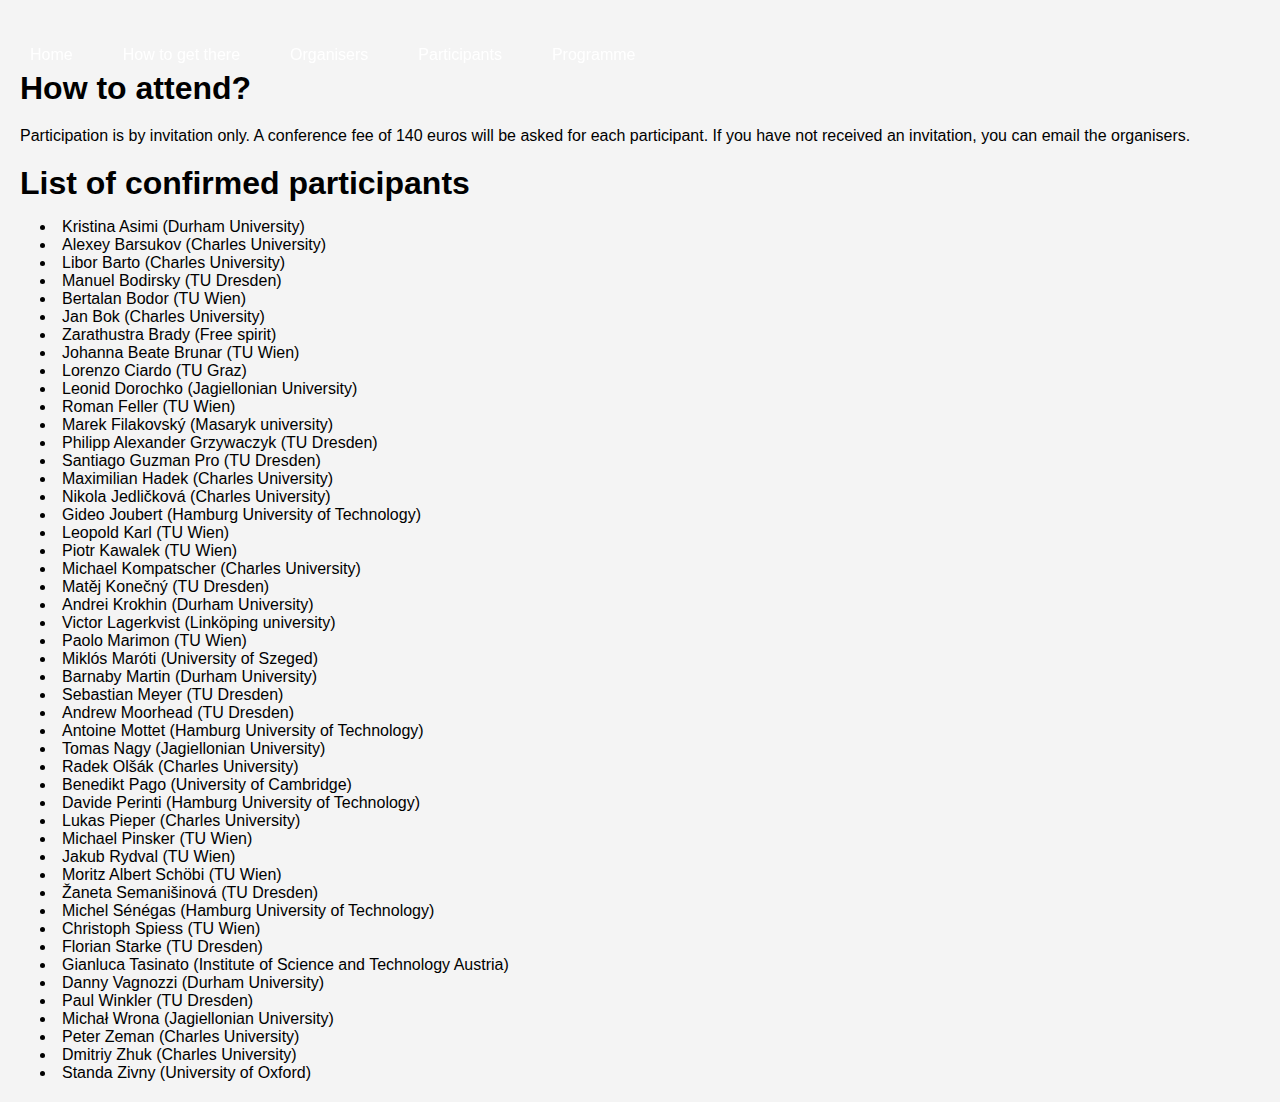
<file: participants.html>
<!DOCTYPE html>
<html lang="en">
<head>
  <meta charset="UTF-8">
  <meta name="viewport" content="width=device-width, initial-scale=1.0">
  <title>Participants</title>
  <link rel="stylesheet" href="style.css">
  <script src="menu.js" defer></script>
</head>
<body class="subpage">

<nav class="navbar subpage">
  <div class="menu-toggle">
    <span></span><span></span><span></span>
  </div>
  <ul class="menu">
    <li><a href="index1.html">Home</a></li>
    <li><a href="where.html">How to get there</a></li>
    <li><a href="organisers.html">Organisers</a></li>
    <li><a href="participants.html">Participants</a></li>
    <li><a href="programme.html">Programme</a></li>
  </ul>
</nav>
<div class="menu-overlay" id="menu-overlay"></div>

<div class="content">
  <h1>How to attend?</h1>
    <p>Participation is by invitation only. A conference fee of 140 euros will be asked for each participant. If you have not received an invitation, you can email the organisers.</p>
<p></p>
  <h1>List of confirmed participants</h1>
  <p></p>
        <ul>
                        <li>Kristina Asimi (Durham University)</li>
                        <li>Alexey Barsukov (Charles University)</li>
                        <li>Libor Barto (Charles University)</li>
                        <li>Manuel Bodirsky (TU Dresden)</li>
                        <li>Bertalan Bodor (TU Wien)</li>
                        <li>Jan Bok (Charles University)</li>
                        <li>Zarathustra Brady (Free spirit)</li>
                        <li>Johanna Beate Brunar (TU Wien)</li>
                        <li>Lorenzo Ciardo (TU Graz)</li>
                        <li>Leonid Dorochko (Jagiellonian University)</li>
                        <li>Roman Feller (TU Wien)</li>
                        <li>Marek Filakovský (Masaryk university)</li>
                        <li>Philipp Alexander Grzywaczyk (TU Dresden)</li>
                        <li>Santiago Guzman Pro (TU Dresden)</li>
                        <li>Maximilian Hadek (Charles University)</li>
                        <li>Nikola Jedličková (Charles University)</li>
                        <li>Gideo Joubert (Hamburg University of Technology)</li>
                        <li>Leopold Karl (TU Wien)</li>
                        <li>Piotr Kawalek (TU Wien)</li>
                        <li>Michael Kompatscher (Charles University)</li>
                        <li>Matěj Konečný (TU Dresden)</li>
                        <li>Andrei Krokhin (Durham University)</li>
                        <li>Victor Lagerkvist (Linköping university)</li>
                        <li>Paolo Marimon (TU Wien)</li>
                        <li>Miklós Maróti (University of Szeged)</li>
                        <li>Barnaby Martin (Durham University)</li>
                        <li>Sebastian Meyer (TU Dresden)</li>
                        <li>Andrew Moorhead (TU Dresden)</li>
                        <li>Antoine Mottet (Hamburg University of Technology)</li>
                        <li>Tomas Nagy (Jagiellonian University)</li>
                        <li>Radek Olšák (Charles University)</li>
                        <li>Benedikt Pago (University of Cambridge)</li>
                        <li>Davide Perinti (Hamburg University of Technology)</li>
                        <li>Lukas Pieper (Charles University)</li>
                        <li>Michael Pinsker (TU Wien)</li>
                        <li>Jakub Rydval (TU Wien)</li>
                        <li>Moritz Albert Schöbi (TU Wien)</li>
                        <li>Žaneta Semanišinová (TU Dresden)</li>
                        <li>Michel Sénégas (Hamburg University of Technology)</li>
                        <li>Christoph Spiess (TU Wien)</li>
                        <li>Florian Starke (TU Dresden)</li>
                        <li>Gianluca Tasinato (Institute of Science and Technology Austria)</li>
                        <li>Danny Vagnozzi (Durham University)</li>
                        <li>Paul Winkler (TU Dresden)</li>
                        <li>Michał Wrona (Jagiellonian University)</li>
                        <li>Peter Zeman (Charles University)</li>
                        <li>Dmitriy Zhuk (Charles University)</li>
                        <li>Standa Zivny (University of Oxford)</li>
                    </ul>
</div>

</body>
</html>
</file>
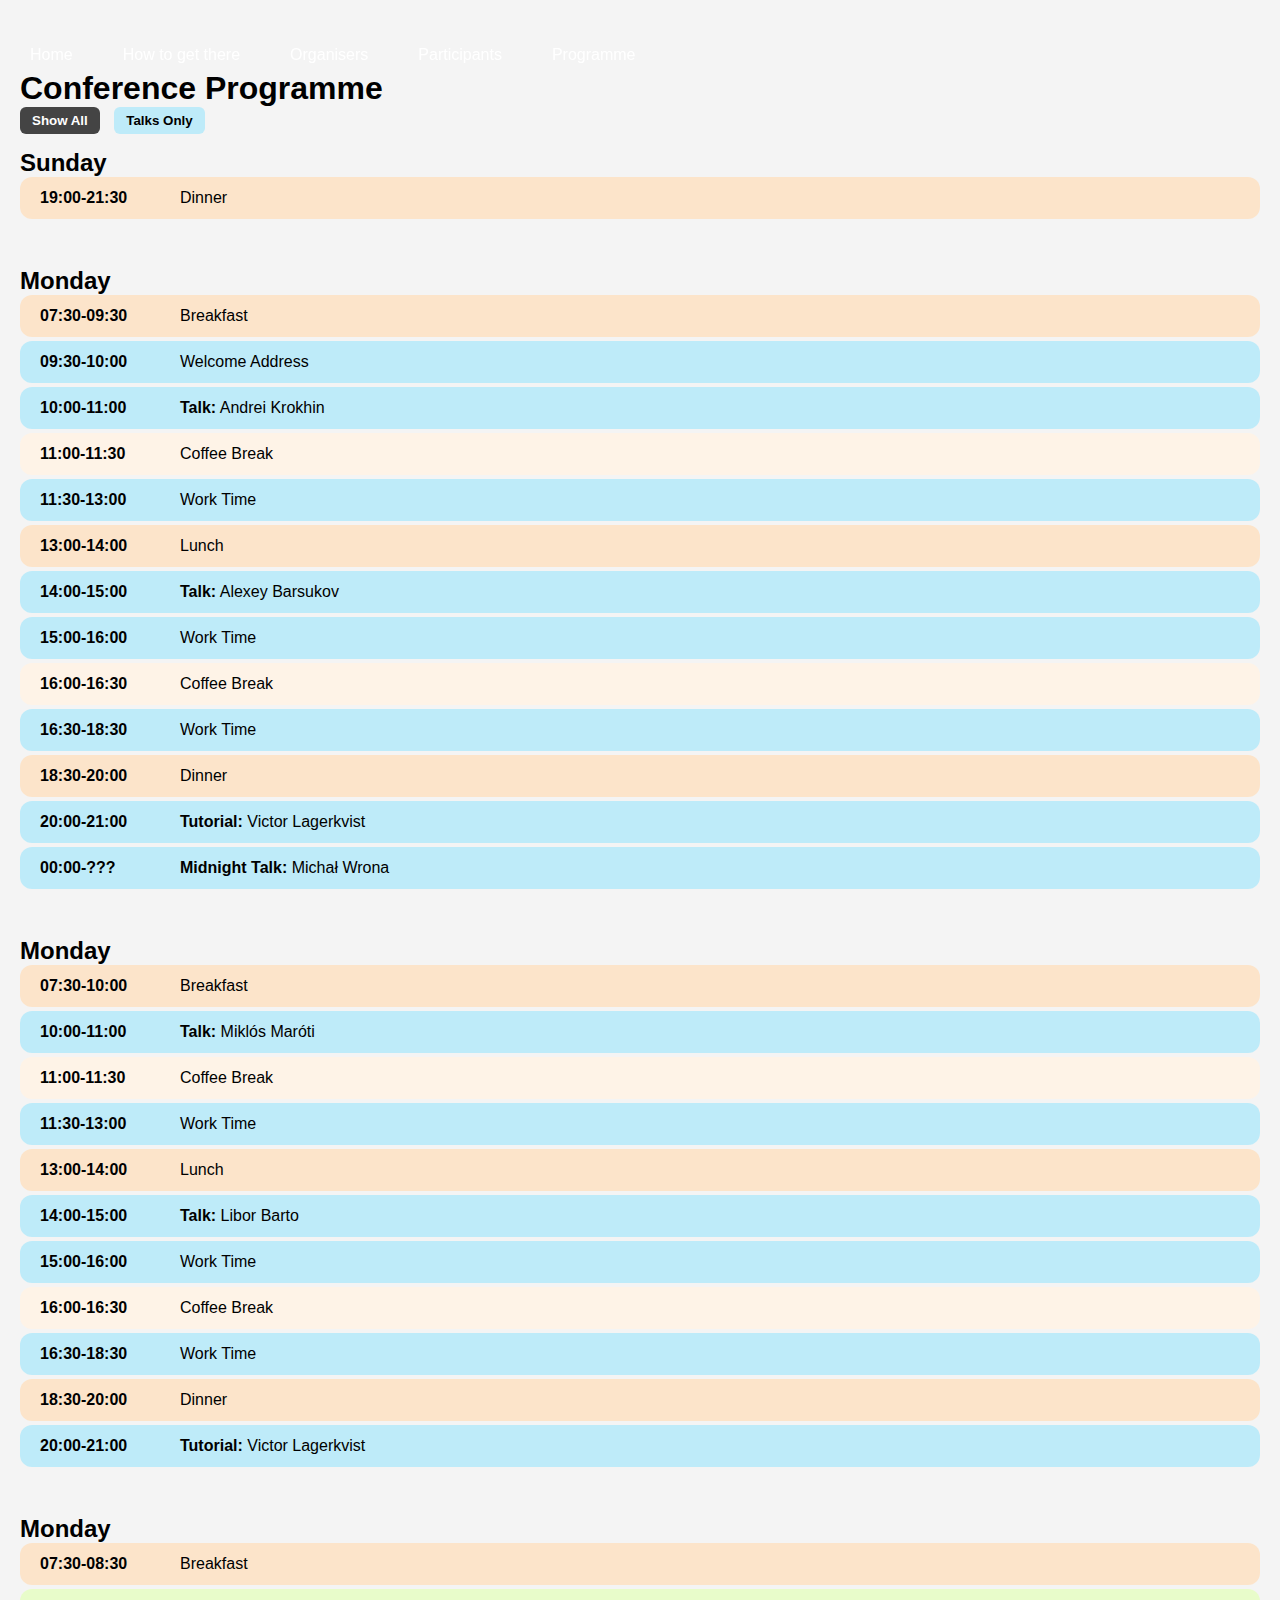
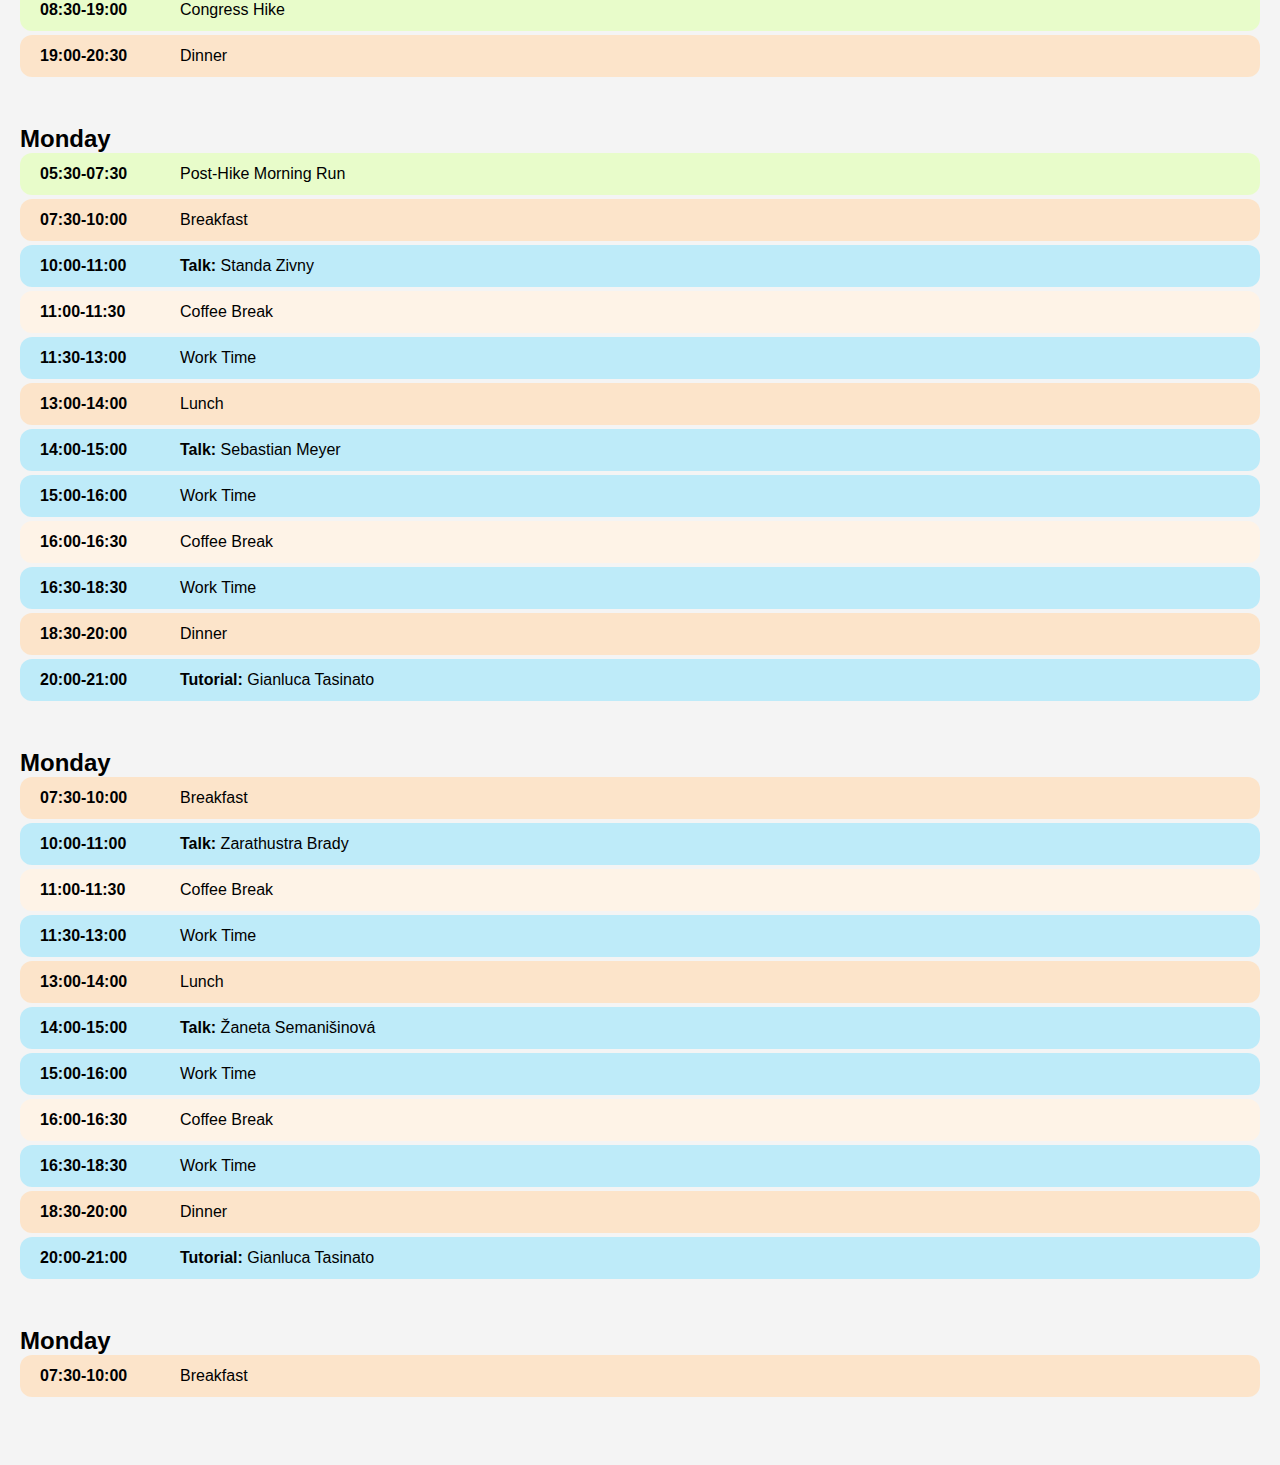
<file: programme.html>
<!DOCTYPE html>
<html lang="en">
<head>
  <meta charset="UTF-8">
  <meta name="viewport" content="width=device-width, initial-scale=1.0">
  <title>Programme</title>
  <link rel="stylesheet" href="style.css">
  <script src="menu.js" defer></script>
  <script>
    // Filter function to show all or only talks
    function filterEvents(type) {
      const events = document.querySelectorAll('.event');
      events.forEach(event => {
        if (type === 'all') {
          event.style.display = 'flex';
        } else {
          event.style.display = event.classList.contains(type) ? 'flex' : 'none';
        }
      });
    }
  </script>
</head>
<body class="subpage">

<nav class="navbar subpage">
  <div class="menu-toggle">
    <span></span><span></span><span></span>
  </div>
  <ul class="menu">
    <li><a href="index.html">Home</a></li>
    <li><a href="where.html">How to get there</a></li>
    <li><a href="organisers.html">Organisers</a></li>
    <li><a href="participants.html">Participants</a></li>
    <li><a href="programme.html">Programme</a></li>
  </ul>
</nav>
<div class="menu-overlay" id="menu-overlay"></div>

<div class="content programme">
  <h1>Conference Programme</h1>

  <!-- Filter buttons -->
  <div class="filter-buttons">
    <button onclick="filterEvents('all')">Show All</button>
    <button onclick="filterEvents('talk')">Talks Only</button>
  </div>

  <!-- Sunday -->
  <div class="day" id="day-sunday">
    <h2>Sunday</h2>
    <div class="event meal">
      <span class="time">19:00-21:30</span>
      <span class="activity">Dinner</span>
    </div>
  </div>

  <!-- Monday -->
  <div class="day" id="day-monday">
    <h2>Monday</h2>
    <div class="event meal">
      <span class="time">07:30-09:30</span>
      <span class="activity">Breakfast</span>
    </div>
    <div class="event talk">
      <span class="time">09:30-10:00</span>
      <span class="activity">Welcome Address</span>
    </div>
    <div class="event talk">
      <span class="time">10:00-11:00</span>
      <span class="activity"><b>Talk:</b> Andrei Krokhin</span>
    </div>
    <div class="event coffee">
      <span class="time">11:00-11:30</span>
      <span class="activity">Coffee Break</span>
    </div>
    <div class="event talk">
      <span class="time">11:30-13:00</span>
      <span class="activity">Work Time</span>
    </div>
    <div class="event meal">
      <span class="time">13:00-14:00</span>
      <span class="activity">Lunch</span>
    </div>
    <div class="event talk">
      <span class="time">14:00-15:00</span>
      <span class="activity"><b>Talk:</b> Alexey Barsukov</span>
    </div>
    <div class="event talk">
      <span class="time">15:00-16:00</span>
      <span class="activity">Work Time</span>
    </div>
    <div class="event coffee">
      <span class="time">16:00-16:30</span>
      <span class="activity">Coffee Break</span>
    </div>
    <div class="event talk">
      <span class="time">16:30-18:30</span>
      <span class="activity">Work Time</span>
    </div>
    <div class="event meal">
      <span class="time">18:30-20:00</span>
      <span class="activity">Dinner</span>
    </div>
    <div class="event talk">
      <span class="time">20:00-21:00</span>
      <span class="activity"><b>Tutorial:</b> Victor Lagerkvist</span>
    </div>
    <div class="event talk">
      <span class="time">00:00-???</span>
      <span class="activity"><b>Midnight Talk:</b> Michał Wrona</span>
    </div>
  </div>

  <!-- Tuesday -->
  <div class="day" id="day-monday">
    <h2>Monday</h2>
    <div class="event meal">
      <span class="time">07:30-10:00</span>
      <span class="activity">Breakfast</span>
    </div>
    <div class="event talk">
      <span class="time">10:00-11:00</span>
      <span class="activity"><b>Talk:</b> Miklós Maróti</span>
    </div>
    <div class="event coffee">
      <span class="time">11:00-11:30</span>
      <span class="activity">Coffee Break</span>
    </div>
    <div class="event talk">
      <span class="time">11:30-13:00</span>
      <span class="activity">Work Time</span>
    </div>
    <div class="event meal">
      <span class="time">13:00-14:00</span>
      <span class="activity">Lunch</span>
    </div>
    <div class="event talk">
      <span class="time">14:00-15:00</span>
      <span class="activity"><b>Talk:</b> Libor Barto</span>
    </div>
    <div class="event talk">
      <span class="time">15:00-16:00</span>
      <span class="activity">Work Time</span>
    </div>
    <div class="event coffee">
      <span class="time">16:00-16:30</span>
      <span class="activity">Coffee Break</span>
    </div>
    <div class="event talk">
      <span class="time">16:30-18:30</span>
      <span class="activity">Work Time</span>
    </div>
    <div class="event meal">
      <span class="time">18:30-20:00</span>
      <span class="activity">Dinner</span>
    </div>
    <div class="event talk">
      <span class="time">20:00-21:00</span>
      <span class="activity"><b>Tutorial:</b> Victor Lagerkvist</span>
    </div>
  </div>

  <!-- Wednesday -->
  <div class="day" id="day-monday">
    <h2>Monday</h2>
    <div class="event meal">
      <span class="time">07:30-08:30</span>
      <span class="activity">Breakfast</span>
    </div>
    <div class="event sport">
      <span class="time">08:30-19:00</span>
      <span class="activity">Congress Hike</span>
    </div>
    <div class="event meal">
      <span class="time">19:00-20:30</span>
      <span class="activity">Dinner</span>
    </div>
  </div>

  <!-- Thursday -->
  <div class="day" id="day-monday">
    <h2>Monday</h2>
    <div class="event sport">
      <span class="time">05:30-07:30</span>
      <span class="activity">Post-Hike Morning Run</span>
    </div>
    <div class="event meal">
      <span class="time">07:30-10:00</span>
      <span class="activity">Breakfast</span>
    </div>
    <div class="event talk">
      <span class="time">10:00-11:00</span>
      <span class="activity"><b>Talk:</b> Standa Zivny</span>
    </div>
    <div class="event coffee">
      <span class="time">11:00-11:30</span>
      <span class="activity">Coffee Break</span>
    </div>
    <div class="event talk">
      <span class="time">11:30-13:00</span>
      <span class="activity">Work Time</span>
    </div>
    <div class="event meal">
      <span class="time">13:00-14:00</span>
      <span class="activity">Lunch</span>
    </div>
    <div class="event talk">
      <span class="time">14:00-15:00</span>
      <span class="activity"><b>Talk:</b> Sebastian Meyer</span>
    </div>
    <div class="event talk">
      <span class="time">15:00-16:00</span>
      <span class="activity">Work Time</span>
    </div>
    <div class="event coffee">
      <span class="time">16:00-16:30</span>
      <span class="activity">Coffee Break</span>
    </div>
    <div class="event talk">
      <span class="time">16:30-18:30</span>
      <span class="activity">Work Time</span>
    </div>
    <div class="event meal">
      <span class="time">18:30-20:00</span>
      <span class="activity">Dinner</span>
    </div>
    <div class="event talk">
      <span class="time">20:00-21:00</span>
      <span class="activity"><b>Tutorial:</b> Gianluca Tasinato</span>
    </div>
  </div>

  <!-- Friday -->
  <div class="day" id="day-monday">
    <h2>Monday</h2>
    <div class="event meal">
      <span class="time">07:30-10:00</span>
      <span class="activity">Breakfast</span>
    </div>
    <div class="event talk">
      <span class="time">10:00-11:00</span>
      <span class="activity"><b>Talk:</b> Zarathustra Brady</span>
    </div>
    <div class="event coffee">
      <span class="time">11:00-11:30</span>
      <span class="activity">Coffee Break</span>
    </div>
    <div class="event talk">
      <span class="time">11:30-13:00</span>
      <span class="activity">Work Time</span>
    </div>
    <div class="event meal">
      <span class="time">13:00-14:00</span>
      <span class="activity">Lunch</span>
    </div>
    <div class="event talk">
      <span class="time">14:00-15:00</span>
      <span class="activity"><b>Talk:</b> Žaneta Semanišinová</span>
    </div>
    <div class="event talk">
      <span class="time">15:00-16:00</span>
      <span class="activity">Work Time</span>
    </div>
    <div class="event coffee">
      <span class="time">16:00-16:30</span>
      <span class="activity">Coffee Break</span>
    </div>
    <div class="event talk">
      <span class="time">16:30-18:30</span>
      <span class="activity">Work Time</span>
    </div>
    <div class="event meal">
      <span class="time">18:30-20:00</span>
      <span class="activity">Dinner</span>
    </div>
    <div class="event talk">
      <span class="time">20:00-21:00</span>
      <span class="activity"><b>Tutorial:</b> Gianluca Tasinato</span>
    </div>
  </div>

  <!-- Saturday -->
  <div class="day" id="day-monday">
    <h2>Monday</h2>
    <div class="event meal">
      <span class="time">07:30-10:00</span>
      <span class="activity">Breakfast</span>
    </div>
  </div>

</div>

</body>
</html>
</file>
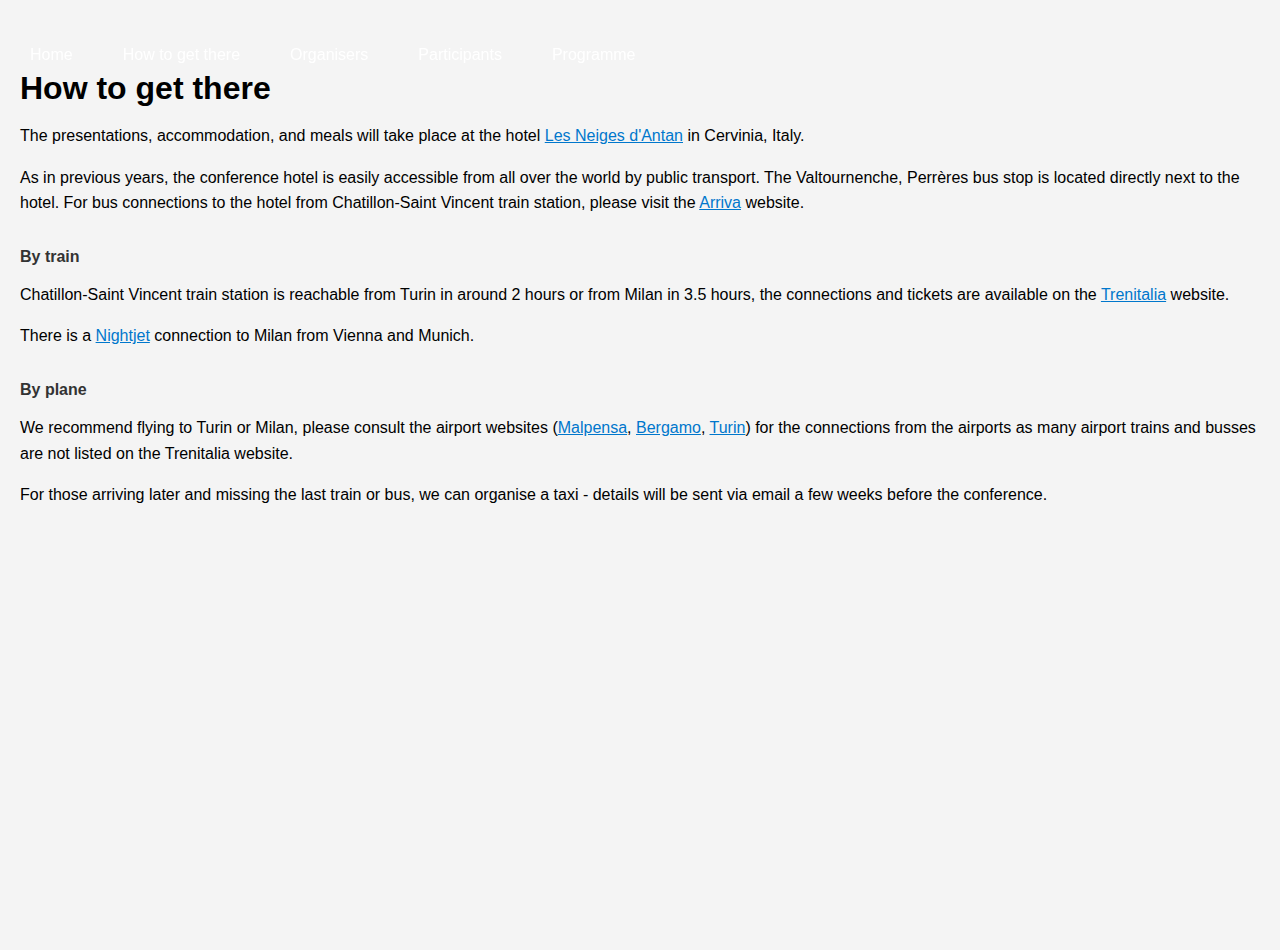
<file: where.html>
<!DOCTYPE html>
<html lang="en">
<head>
  <meta charset="UTF-8">
  <meta name="viewport" content="width=device-width, initial-scale=1.0">
  <title>How to get there</title>
  <link rel="stylesheet" href="style.css">
  <script src="menu.js" defer></script>
</head>
<body class="subpage">

<nav class="navbar subpage">
  <div class="menu-toggle">
    <span></span><span></span><span></span>
  </div>
  <ul class="menu">
    <li><a href="index1.html">Home</a></li>
    <li><a href="where.html">How to get there</a></li>
    <li><a href="organisers.html">Organisers</a></li>
    <li><a href="participants.html">Participants</a></li>
    <li><a href="programme.html">Programme</a></li>
  </ul>
</nav>
<div class="menu-overlay" id="menu-overlay"></div>

<div class="content">
  <h1>How to get there</h1>
  <p>The presentations, accommodation, and meals will take place at the hotel <a href="https://lesneigesdantan.it/">Les Neiges d'Antan</a> in Cervinia, Italy.</p>
  <p>As in previous years, the conference hotel is easily accessible from all over the world by public transport. The Valtournenche, Perrères bus stop is located directly next to the hotel. For bus connections to the hotel from Chatillon-Saint Vincent train station, please visit the <a href="https://aosta.arriva.it/en/valtournenche-cervinia/">Arriva</a> website.</p>
  <h4>By train</h4>
  <p>Chatillon-Saint Vincent train station is reachable from Turin in around 2 hours or from Milan in 3.5 hours, the connections and tickets are available on the <a href="https://www.trenitalia.com/en.html">Trenitalia</a> website.</p>
  <p>There is a <a href="https://www.nightjet.com/en/">Nightjet</a> connection to Milan from Vienna and Munich.</p>
  <h4>By plane</h4>
  <p>We recommend flying to Turin or Milan, please consult the airport websites (<a href="https://www.milanomalpensa-airport.com/en">Malpensa</a>, <a href="https://www.milanbergamoairport.it/en/">Bergamo</a>, <a href="https://www.aeroportoditorino.it/en">Turin</a>) for the connections from the airports as many airport trains and busses are not listed on the Trenitalia website.</p>
  <p>For those arriving later and missing the last train or bus, we can organise a taxi - details will be sent via email a few weeks before the conference.</p>
</div>

</body>
</html>
</file>
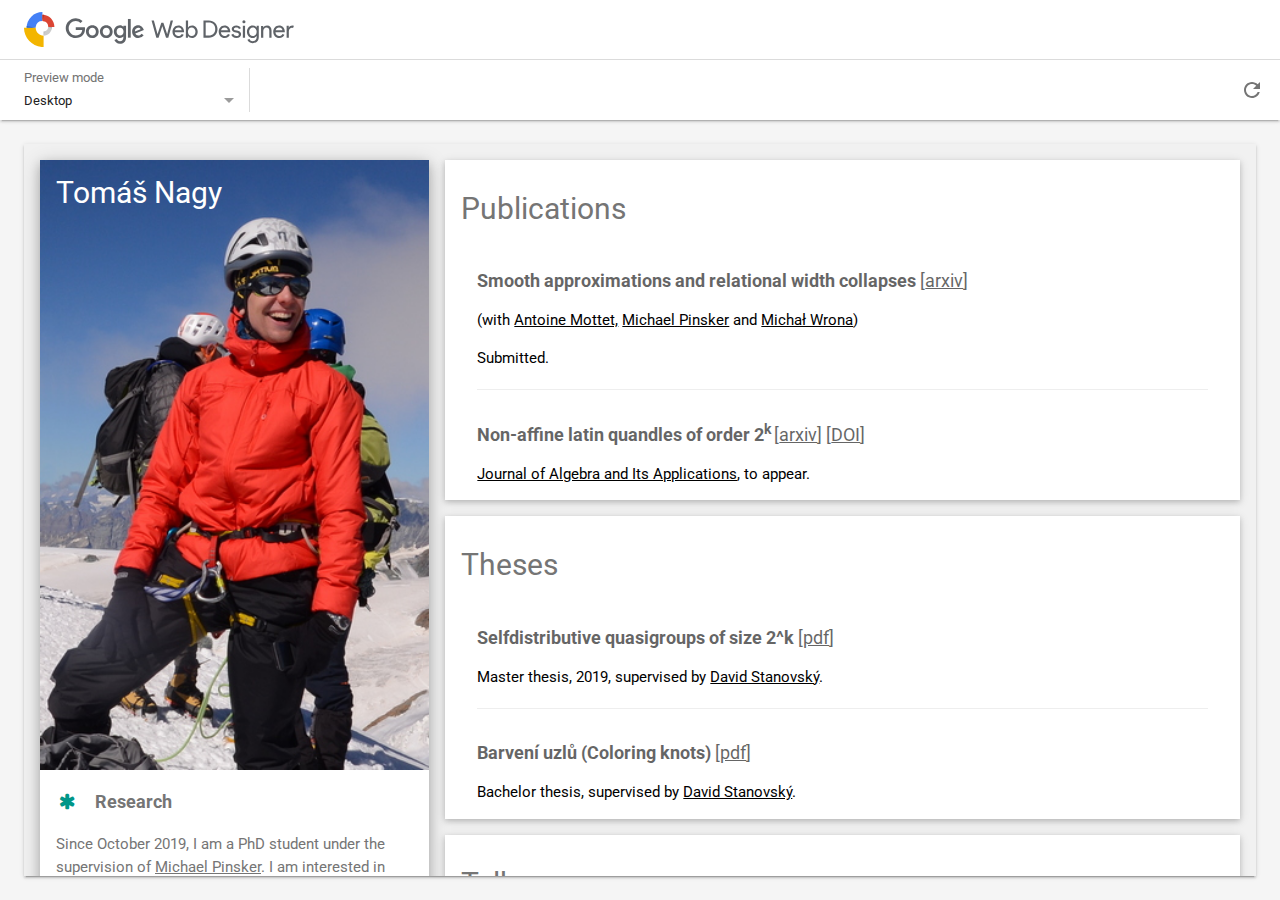
<file: gwd_preview_index/preview.html>
<html><head>
    <!--
    Load various Web Components polyfills required by IE and Edge. While the polyfills are
    not needed for other browsers, they're loaded irrespective of browser features because we rely
    on the polyfill's `WebComponentsReady` event as a signal that the app is ready to be initialized
    (see init.js).
    -->
    <!-- Polyfill Web Components. -->
    <script src="webcomponentsjs/webcomponents-lite.js"></script>

    <!-- Polyfill Web Animations. This file is necessary for some paper elements. -->
    <script src="webcomponentsjs/web-animations-next-lite.min.js"></script>

    <link rel="stylesheet" href="https://fonts.googleapis.com/icon?family=Roboto:regular">

    <script src="preview_polymer.js"></script>

    <style>
      body {
        margin: 0;
      }

      tf-creative-preview {
        width: 100%;
        height: 100%;
      }
    </style>
  <script>window.gwdPreview = {"config":{"uuid":1614013245389,"previewPath":"index.html","modes":["mobile","desktop"],"sizes":[],"feeds":{},"feedNames":[],"defaults":{"mode":"desktop","modeSettings":{"mobile":{"device":"pixel2xl","feed":null},"desktop":{"feed":null}}}},"strings":{"MSG_ALL_FEEDS_MODE":"All sample data","MSG_ALL_SIZES_MODE":"All sizes","MSG_CUSTOM":"Custom","MSG_CUSTOM_SIZE":"Custom size","MSG_DESKTOP_MODE":"Desktop","MSG_DEVICE":"Device","MSG_MOBILE_MODE":"Mobile","MSG_NO_SAMPLE_DATA":"No sample data","MSG_NO_SAMPLE_DATA_TO_PREVIEW":"Select sample data to see previews.","MSG_NO_SIZES_TO_PREVIEW":"Select sizes to see previews.","MSG_NONE_SELECTED":"None selected","MSG_PARALLAX_MODE":"Scrollable","MSG_PREVIEW_MODE":"Preview mode","MSG_RELOAD":"Reload","MSG_RELOAD_ALL":"Reload all","MSG_ROTATE_DEVICE":"Rotate device","MSG_SAMPLE_FEED":"Sample data","MSG_SAMPLE_FEEDS":"Sample data","MSG_SELECT_ALL":"Select all","MSG_SELECT_NONE":"Select none","MSG_SELECTED":"{num} selected","MSG_SHOW_SIZE":"Show size","MSG_SHOW_SIZES":"Show sizes","MSG_SINGLE_MODE":"Single size","MSG_VIEWPORT_SIZE":"Viewport size"}};</script></head>

  <body>
    <tf-creative-preview id="preview-app"></tf-creative-preview>
  

</body></html>
</file>
<file: style.css>
/* -------------------- Reset -------------------- */
* {
  margin: 0;
  padding: 0;
  box-sizing: border-box;
}
html, body {
  width: 100%;
  height: 100%;
  font-family: Arial, sans-serif;
}

/* -------------------- Navbar -------------------- */
.navbar {
  position: fixed;
  top: 0;
  left: 0;
  width: 100%;
  height: 50px;
  display: flex;
  align-items: center;
  padding: 0 10px;
  z-index: 1002;
}

/* Background per page */
.navbar.home .menu-toggle { background: transparent; }
.navbar.subpage .menu-toggle { background: black; }

/* -------------------- Hamburger / X -------------------- */
.menu-toggle {
  width: 40px;
  height: 40px;
  position: relative; /* for absolute positioning of lines */
  cursor: pointer;
  border-radius: 6px;
  z-index: 1003;
}

/* Bars */
.menu-toggle span {
  display: block;
  position: absolute;
  left: 6px;          /* horizontal padding inside square */
  width: 28px;
  height: 4px;
  background: white;
  border-radius: 2px;
  transition: all 0.3s ease;
}

/* Fixed vertical positions */
.menu-toggle span:nth-child(1) { top: 8px; }
.menu-toggle span:nth-child(2) { top: 18px; }
.menu-toggle span:nth-child(3) { top: 28px; }

/* X state */
.menu-toggle.active span:nth-child(1) { top: 50%; transform: rotate(45deg); margin-top: -2px; }
.menu-toggle.active span:nth-child(2) { opacity: 0; }
.menu-toggle.active span:nth-child(3) { top: 50%; transform: rotate(-45deg); margin-top: -2px; }

/* -------------------- Slide-out Menu -------------------- */
.menu {
  list-style: none;
  position: fixed;
  top: 0;
  left: -220px;
  width: 220px;
  height: 100%;
  background: rgba(0,0,0,0.9);
  padding-top: 50px;           
  transition: left 0.3s ease;
  z-index: 1000;
}
.menu.active { left: 0; }
.menu li { border-bottom: 1px solid rgba(255,255,255,0.2); }
.menu li:last-child { border-bottom: none; }
.menu a { display: block; padding: 15px 20px; color: white; text-decoration: none; }
.menu a:hover { background: rgba(255,255,255,0.1); }

/* -------------------- Overlay -------------------- */
.menu-overlay {
  position: fixed;
  top: 0; left: 0;
  width: 100%; height: 100%;
  background: rgba(0,0,0,0.5);
  opacity: 0;
  visibility: hidden;
  transition: opacity 0.3s ease;
  z-index: 1001;
}
.menu-overlay.active { opacity: 1; visibility: visible; }

/* -------------------- Hero Section (Cinematic) -------------------- */
body.home .hero {
  height: 100vh;
  background: url("cervinia.jpg") no-repeat center center/cover;
  position: relative;
}

body.home .hero-content {
  position: absolute;
  top: 48%;                 
  left: 50%;
  transform: translateX(-50%);
  text-align: center;
  width: 90%;
  color: white;
  text-shadow: 2px 2px 6px rgba(0,0,0,0.6);
  line-height: 1.1;
}

body.home .hero-content h1 {
  font-size: 6rem; /* fixed size, guaranteed to be huge */
  font-weight: 800;
  margin: 0 0 3rem 0;
}

body.home .hero-content p {
  font-size: 3rem; /* fixed proportional subtitle */
  font-weight: 300;
  opacity: 0.9;
  margin: 0;
}

/* -------------------- Responsive Font Scaling -------------------- */

@media (max-width: 768px) {
  body.home .hero-content h1 { font-size: 6rem; }
  body.home .hero-content p { font-size: 3rem; }
}

@media (max-width: 480px) {
  body.home .hero-content h1 { font-size: 4rem; }
  body.home .hero-content p { font-size: 2rem; }
}


/* -------------------- Subpage content -------------------- */
body.subpage {
  background: #f4f4f4;
}
.subpage .content {
  margin-top: 50px;
  padding: 20px;
}
.subpage .content h1 { margin-top: 0; }
.subpage a { color: #0077cc; text-decoration: none; margin-right: 10px; }
.subpage a:hover { text-decoration: underline; }

/* -------------------- Responsive -------------------- */
@media (min-width:600px) and (max-width:1024px) {
  .menu { width: 250px; }
  .menu a { padding: 18px 25px; font-size: 1.1rem; }
  .menu-toggle { width: 50px; height: 50px; }
  body.home .hero h1 { font-size: 2.5rem; }
  body.home .hero p { font-size: 1.4rem; }
}

@media (min-width:1025px) {
  .menu {
    position: static;
    width: auto;
    height: auto;
    display: flex !important;
    background: transparent;
    padding-top: 0;
    left: 0;
    transition: none;
  }
  .menu li { border: none; }
  .menu a { padding: 10px 15px; color: white; }
  .menu-toggle { display: none; }
  .menu-overlay { display: none; }
  body.home .hero h1 { font-size: 3rem; }
  body.home .hero p { font-size: 1.6rem; }
}

/* -------------------- Subpage paragraph spacing -------------------- */
.subpage p {
  margin: 1em 0;       /* adds space between paragraphs */
  line-height: 1.6;    /* ensures readable spacing */
}

/* -------------------- Subpage hyperlinks -------------------- */
.subpage p a {
  text-decoration: underline;
  color: #0077cc;
  margin: 0;            /* remove extra margin */
  padding: 0;           /* remove extra padding */
  line-height: inherit; /* inherit paragraph spacing */
  display: inline;      /* prevent extra vertical space */
}

/* -------------------- Space before subtitles (h4) -------------------- */
.subpage h4 {
  margin-top: 2em;     /* adds space before h4 */
  margin-bottom: 0.5em;/* optional, space after subtitle */
  font-weight: 600;    /* optional: make subtitle stand out */
  color: #333;         /* optional */
}

/* -------------------- Align list items with paragraphs and subtitles -------------------- */
.subpage ul {
  padding-left: 20px; /* overall padding for the whole list */
  margin-left: 0;     /* remove default left margin */
  list-style-position: inside; /* optional: bullet aligns with text */
}

.subpage ul li {
  padding-left: 0;        /* remove extra padding inside li */
}

/* -------------------- Menu list items -------------------- */
.navbar .menu {
  list-style: none;
  padding: 0;      /* remove extra padding from the ul */
  margin: 0;       /* remove extra margin from the ul */
  padding-top: 60px; /* push the first menu item below the toggle button */
}

.navbar .menu li {
  margin: 0;       /* remove margin above/below each li */
  padding: 0;      /* optional: remove internal padding if present */
}

.navbar .menu a {
  display: block;      /* ensures clickable area covers the full row */
  padding: 15px 20px;  /* keeps spacing inside each menu link */
  text-decoration: none;
  color: white;
}

.navbar .menu a:hover {
  background: rgba(255, 255, 255, 0.1);
}

/* -------------------- Programme page -------------------- */
.programme .day {
  margin-bottom: 3em;  /* space between days */
}

.programme .day .event {
  display: flex;
  align-items: flex-start;       /* align time and activity to top */
  padding: 12px 20px;            /* card height (~60% of original) */
  margin-bottom: 4px;            /* smaller gap between cards */
  border-radius: 12px;
  color: black;
  font-size: 1rem;
  width: 100%;
  box-sizing: border-box;
}

/* Time column */
.programme .day .event .time {
  width: 120px;                  /* fixed width for alignment */
  flex-shrink: 0;
  font-weight: 600;
  margin-right: 20px;            /* space between time and activity */
}

/* Activity description */
.programme .day .event .activity {
  flex: 1;
}

/* Softer background colors for all event types */
.programme .day .event.talk { background-color: #BEEBF9; }
.programme .day .event.work { background-color: #DBDBDB; }
.programme .day .event.meal { background-color: #FCE4CA; }     
.programme .day .event.coffee { background-color: #FEF3E7; }   
.programme .day .event.sport { background-color: #E8FCCA; }    

/* Responsive adjustments */
@media (max-width: 768px) {
  .programme .day { margin-bottom: 2.5em; }
  .programme .day .event { font-size: 0.95rem; padding: 10px 15px; }
  .programme .day .event .time { width: 100px; margin-right: 15px; }
}

@media (max-width: 480px) {
  .programme .day { margin-bottom: 2em; }
  .programme .day .event { font-size: 0.9rem; padding: 8px 12px; }
  .programme .day .event .time { width: 80px; margin-right: 12px; }
}

/* Make the organisers list compact */
.organisers {
  padding-left: 0;      /* remove default padding */
  margin: 0;            /* remove default margin */
}

.organisers li {
  margin: 0;            /* remove extra spacing */
  padding: 0;           /* remove extra spacing */
}

.organisers li a {
  display: inline;   /* ensures link does not create extra space */
  margin: 0;
  padding: 0;
}

.filter-buttons {
  margin-bottom: 15px;
}

.filter-buttons button {
  margin-right: 10px;
  padding: 6px 12px;
  border-radius: 6px;
  border: none;
  cursor: pointer;
  font-weight: bold;
}

/* Default "Show All" button */
.filter-buttons button:first-child {
  background-color: #444;
  color: white;
}

.filter-buttons button:first-child:hover {
  background-color: #555;
}

/* "Talks Only" button styled like .talk */
.filter-buttons button:last-child {
  background-color: #BEEBF9;
  color: black;
}

.filter-buttons button:last-child:hover {
  background-color: #a8d8eb;
}
</file>
